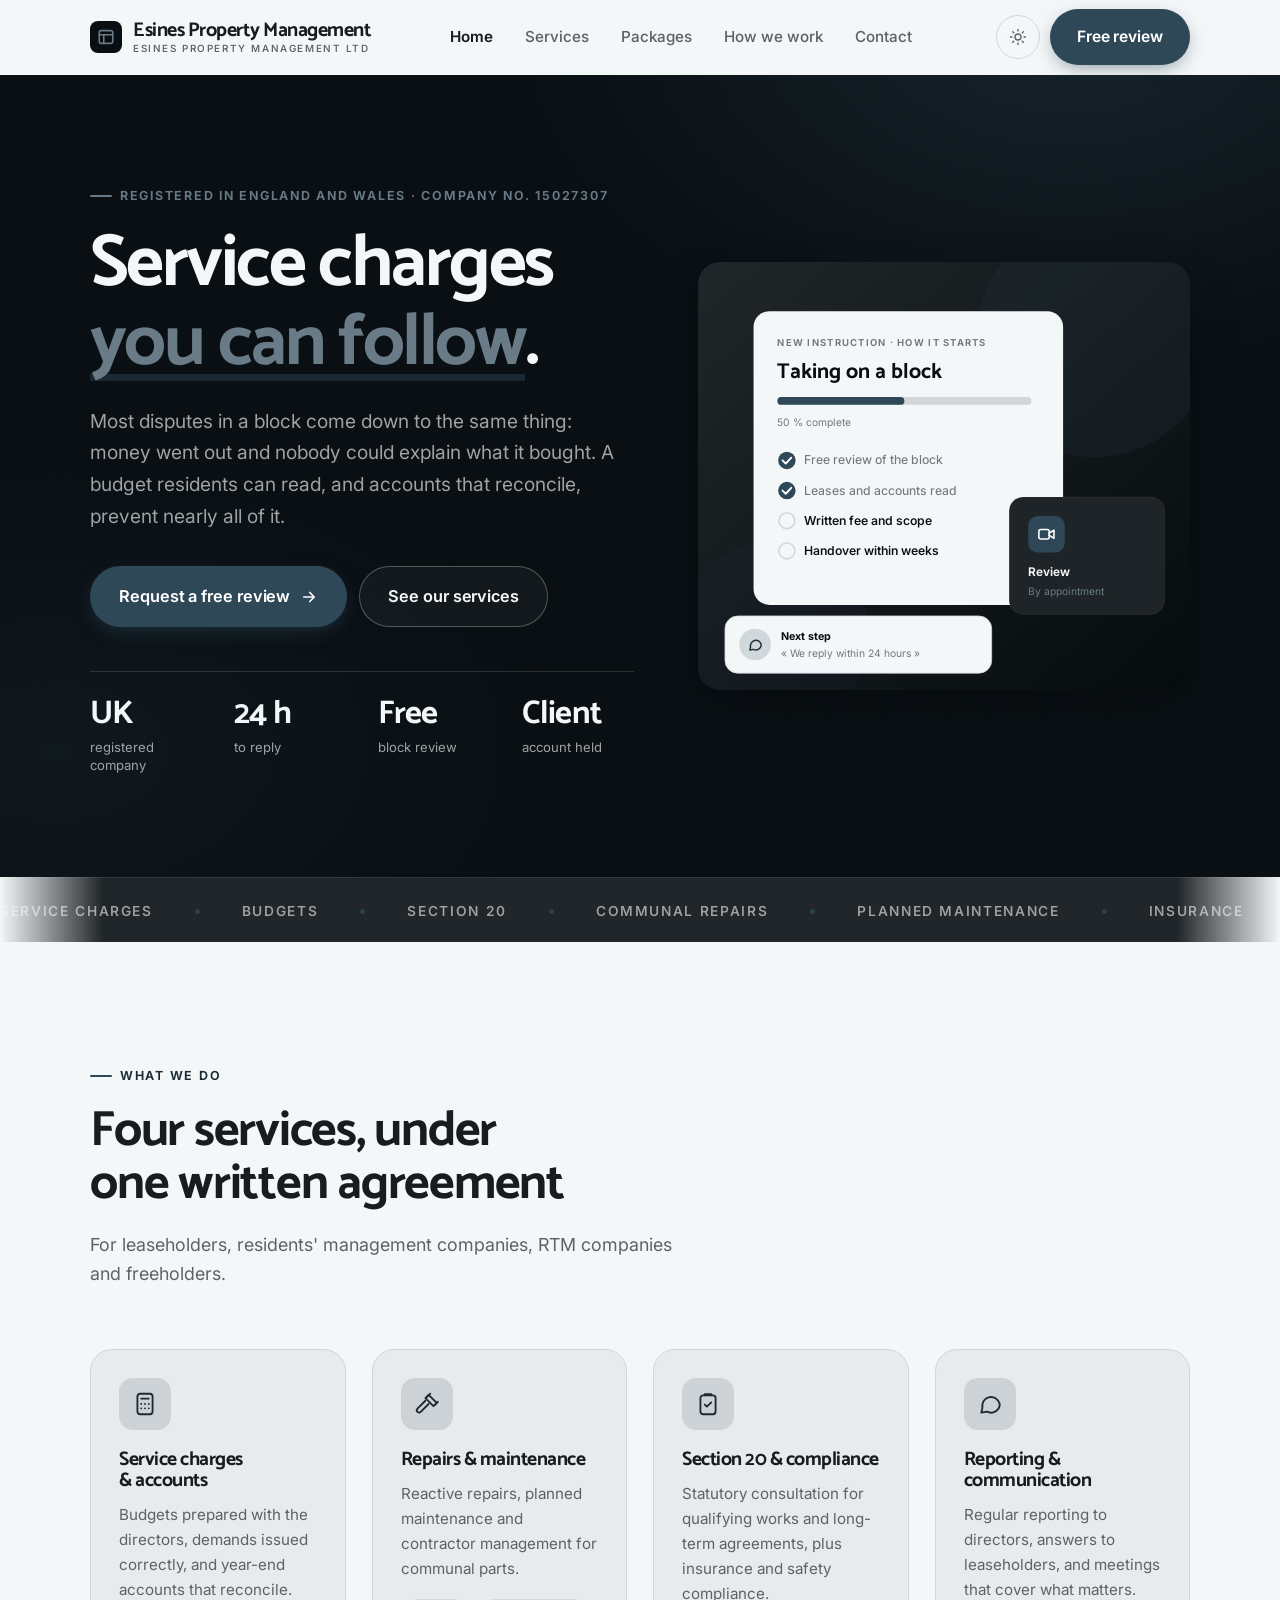
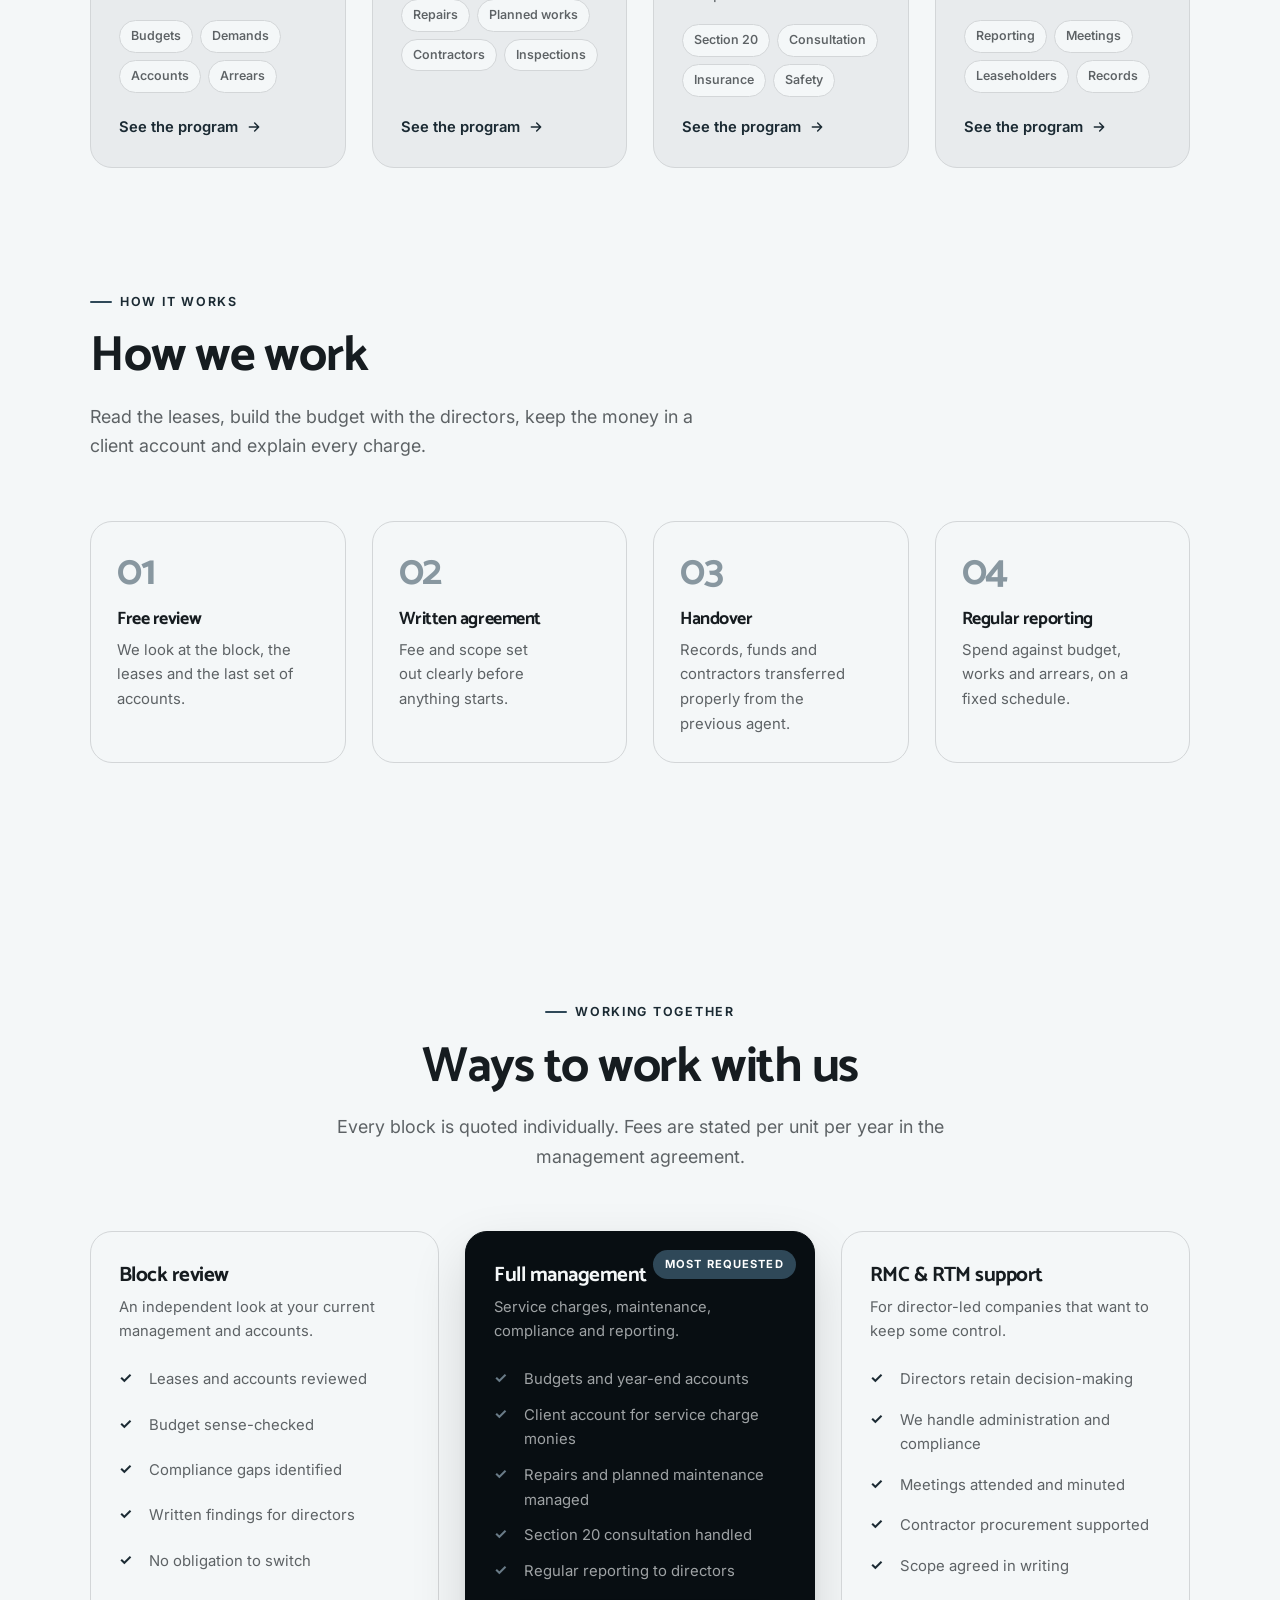
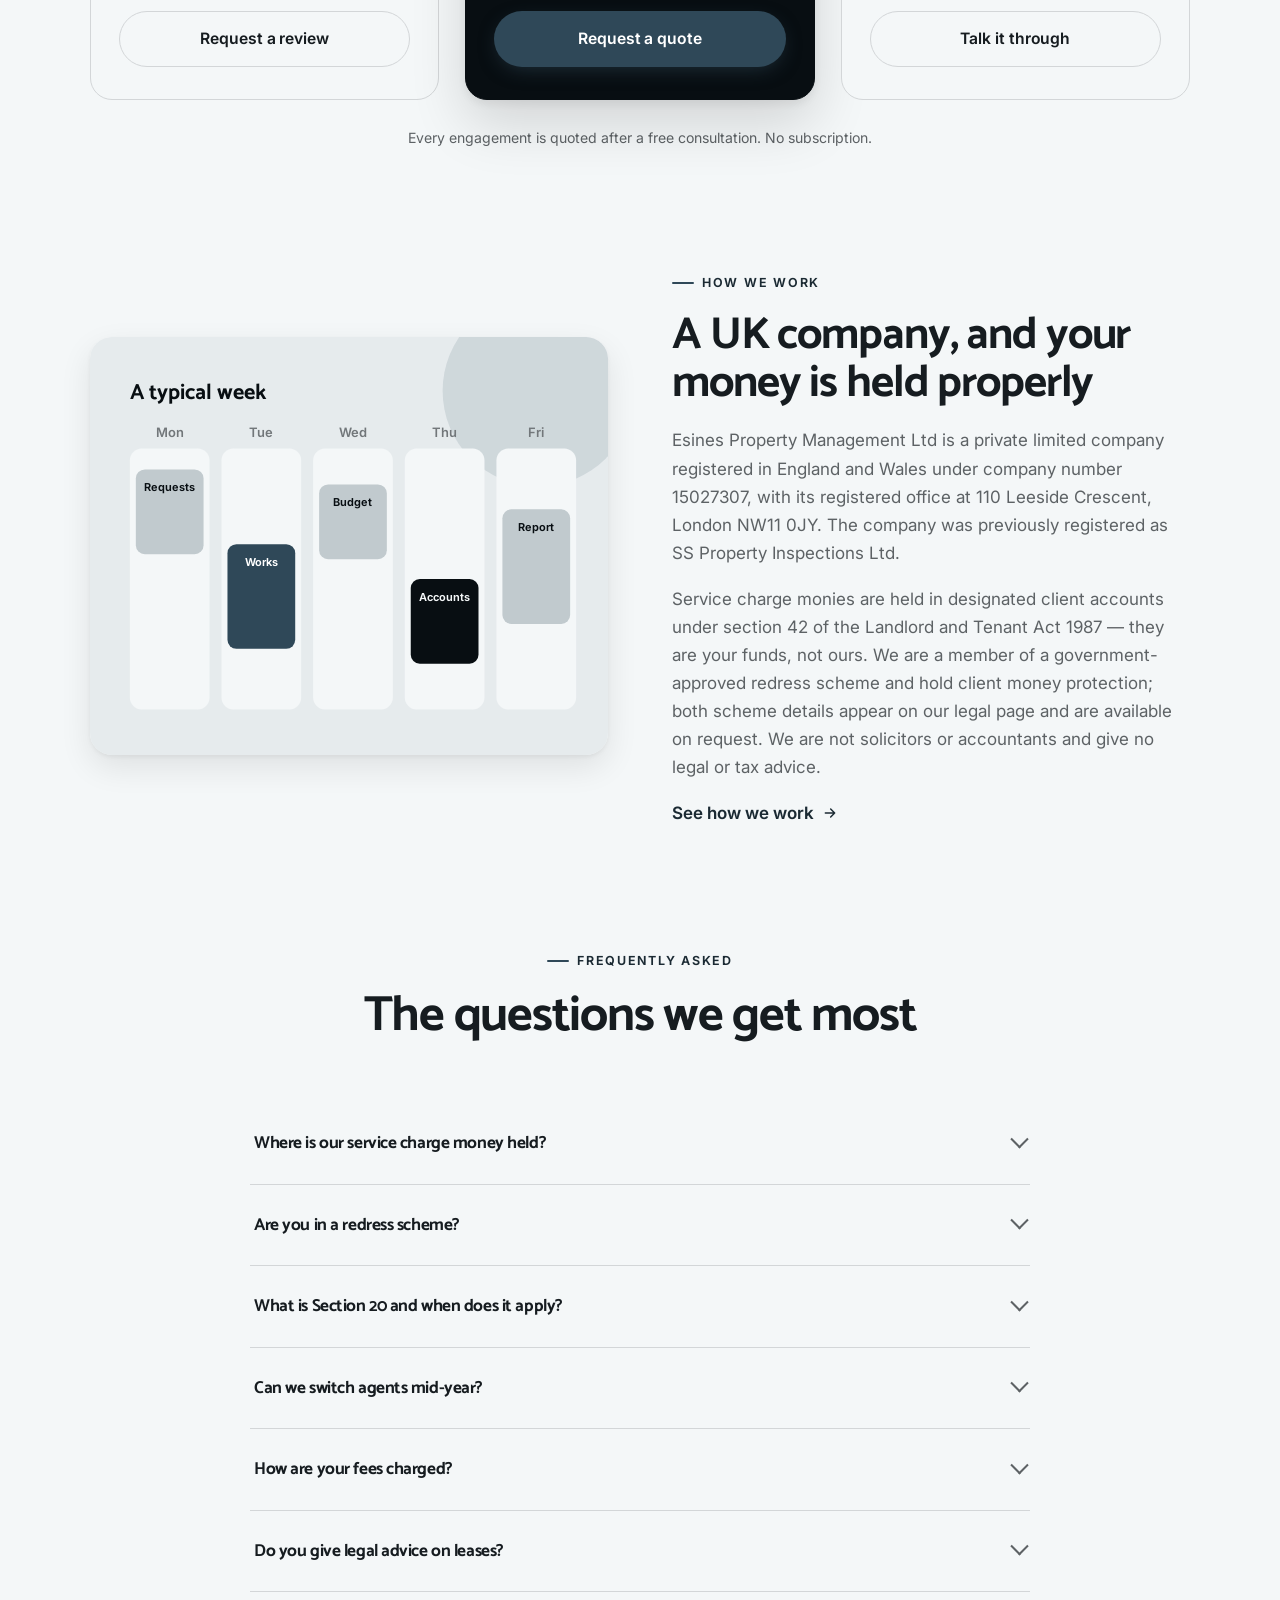
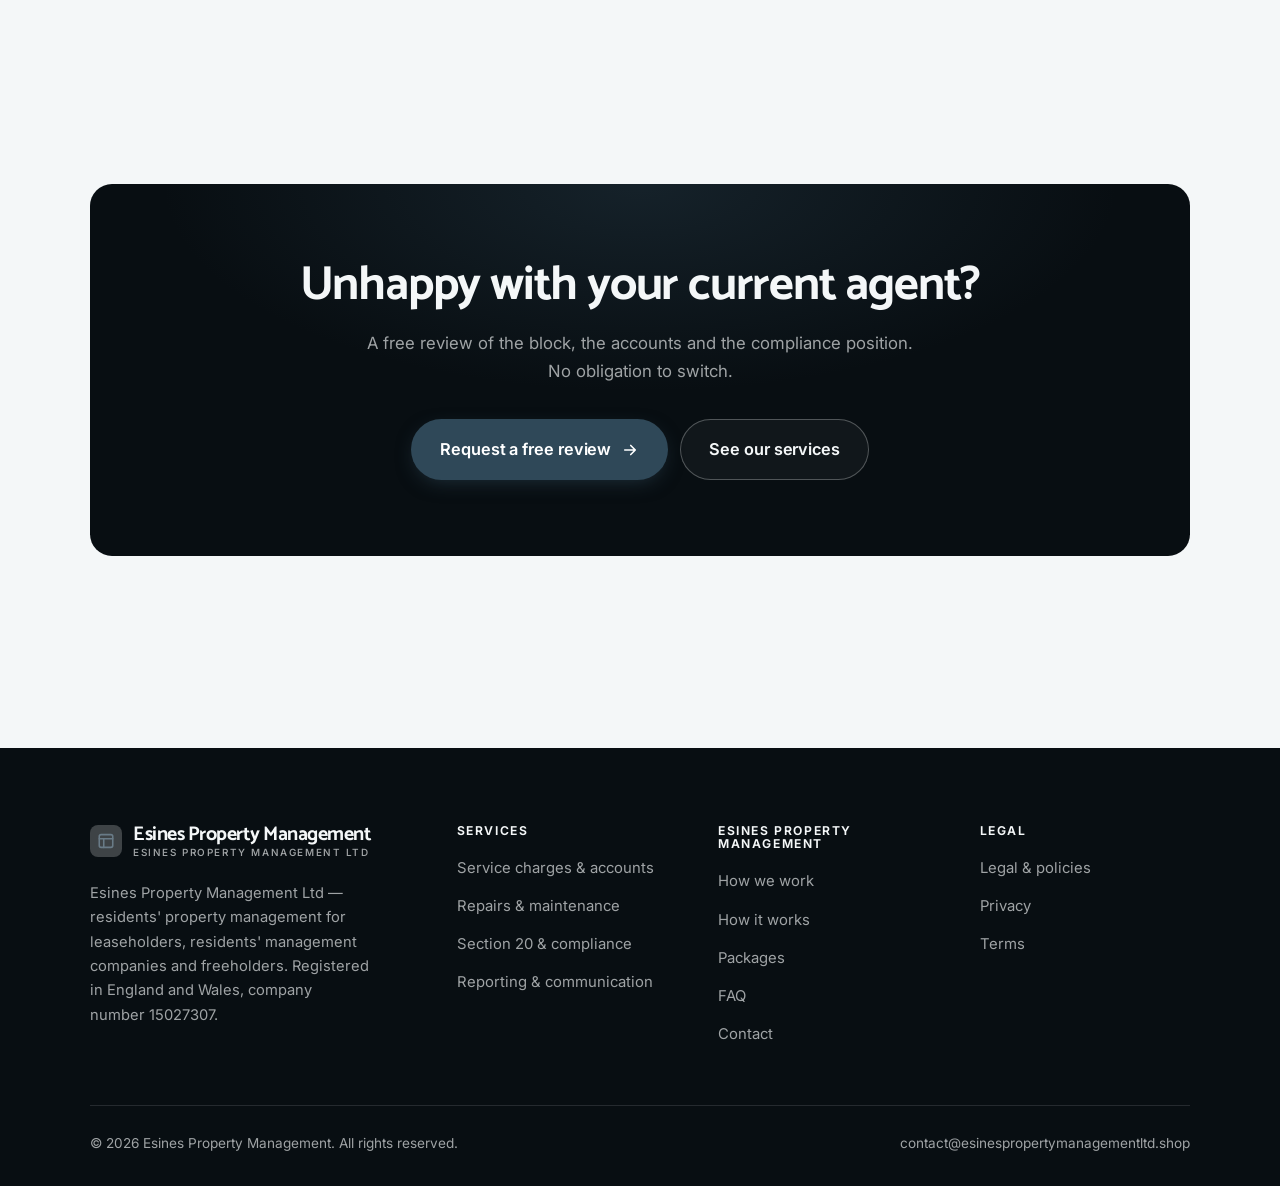
<file: index.html>
<!DOCTYPE html>
<html lang="en" class="no-js">
<head>
<meta charset="utf-8">
<meta name="viewport" content="width=device-width, initial-scale=1">
<title>Esines Property Management Ltd — block and estate management</title>
<meta name="description" content="Esines Property Management Ltd: residents' property management for blocks and estates — service charges, communal maintenance, Section 20 consultations and clear reporting.">
<link rel="canonical" href="https://esinespropertymanagementltd.shop/">

<meta property="og:type" content="website">
<meta property="og:url" content="https://esinespropertymanagementltd.shop/">
<meta property="og:site_name" content="Esines Property Management">
<meta property="og:locale" content="en_US">
<meta property="og:title" content="Esines Property Management Ltd — block and estate management">
<meta property="og:description" content="Esines Property Management Ltd: residents' property management for blocks and estates — service charges, communal maintenance, Section 20 consultations and clear reporting.">
<meta name="theme-color" content="#080e12">

<link rel="icon" href="assets/img/favicon.svg" type="image/svg+xml">
<link rel="preconnect" href="https://fonts.googleapis.com">
<link rel="preconnect" href="https://fonts.gstatic.com" crossorigin>
<link rel="stylesheet" href="https://fonts.googleapis.com/css2?family=Catamaran:wght@400..700&family=Inter:wght@400..700&display=swap">
<link rel="stylesheet" href="assets/css/style.css">

<!-- Thème appliqué avant le premier rendu (évite le flash) -->
<script>
document.documentElement.classList.remove('no-js');
(function(){try{var t=localStorage.getItem('site-theme');if(t){document.documentElement.setAttribute('data-theme',t);}}catch(e){}})();
</script>
<script type="application/ld+json">
{
  "@context": "https://schema.org",
  "@type": "Organization",
  "name": "Esines Property Management",
  "url": "https://esinespropertymanagementltd.shop/",
  "email": "contact@esinespropertymanagementltd.shop",
  "description": "Esines Property Management Ltd: residents' property management for blocks and estates — service charges, communal maintenance, Section 20 consultations and clear reporting.",
  "areaServed": "US",
  "knowsLanguage": "en"
}
</script>
</head>

<body>
<a class="skip-link" href="#main">Skip to main content</a>

<header class="site-header">
  <nav class="wrap nav" aria-label="Main navigation">
    <a class="brand" href="index.html">
      <svg class="brand__mark" viewBox="0 0 64 64" aria-hidden="true">
        <rect class="bm-bg" width="64" height="64" rx="16"/>
        <g class="bm-ic" transform="translate(14 14) scale(1.5)" fill="none" stroke-width="2.1" stroke-linecap="round" stroke-linejoin="round"><rect x="3" y="3.5" width="18" height="17" rx="2.5"/><path d="M3 9h18M9 9v11.5"/></g>
      </svg>
      <span>Esines Property Management<span class="brand__sub">Esines Property Management Ltd</span></span>
    </a>

    <ul class="nav__links" id="nav-links">
      <li><a href="index.html" aria-current="page">Home</a></li>
      <li><a href="programs.html">Services</a></li>
      <li><a href="index.html#pricing">Packages</a></li>
      <li><a href="about.html">How we work</a></li>
      <li><a href="contact.html">Contact</a></li>
      <li><a class="btn btn--primary" href="contact.html">Free review</a></li>
    </ul>

    <div class="nav__cta">
      <button class="theme-toggle" type="button" aria-label="Switch to dark theme">
        <svg class="icon-sun" viewBox="0 0 24 24" fill="none" stroke="currentColor" stroke-width="1.8" stroke-linecap="round" aria-hidden="true"><circle cx="12" cy="12" r="4"/><path d="M12 2v2m0 16v2M2 12h2m16 0h2M4.9 4.9l1.4 1.4m11.4 11.4 1.4 1.4M19.1 4.9l-1.4 1.4M6.3 17.7l-1.4 1.4"/></svg>
        <svg class="icon-moon" viewBox="0 0 24 24" fill="none" stroke="currentColor" stroke-width="1.8" stroke-linecap="round" stroke-linejoin="round" aria-hidden="true"><path d="M21 12.8A9 9 0 1 1 11.2 3a7 7 0 0 0 9.8 9.8z"/></svg>
      </button>
      <a class="btn btn--primary" href="contact.html">Free review</a>
      <button class="nav__toggle" type="button" aria-expanded="false" aria-controls="nav-links" aria-label="Open menu">
        <svg class="icon-open" viewBox="0 0 24 24" fill="none" stroke="currentColor" stroke-width="2" stroke-linecap="round" aria-hidden="true"><path d="M3 6h18M3 12h18M3 18h18"/></svg>
        <svg class="icon-close" viewBox="0 0 24 24" fill="none" stroke="currentColor" stroke-width="2" stroke-linecap="round" aria-hidden="true"><path d="M6 6l12 12M18 6L6 18"/></svg>
      </button>
    </div>
  </nav>
</header>

<main id="main">

<section class="hero">
  <div class="wrap hero__inner">
    <div>
      <span class="eyebrow hero__eyebrow">Registered in England and Wales · Company no. 15027307</span>
      <h1>Service charges<br> <em>you can follow</em>.</h1>
      <p class="hero__lede">Most disputes in a block come down to the same thing: money went out and nobody could explain what it bought. A budget residents can read, and accounts that reconcile, prevent nearly all of it.</p>

      <div class="hero__actions">
        <a class="btn btn--primary btn--lg" href="contact.html">Request a free review <svg viewBox="0 0 24 24" fill="none" stroke="currentColor" stroke-width="2.2" stroke-linecap="round" stroke-linejoin="round" aria-hidden="true"><path d="M5 12h14M13 6l6 6-6 6"/></svg></a>
        <a class="btn btn--on-dark btn--lg" href="programs.html">See our services</a>
      </div>

      <ul class="hero__proof">
        <li><span class="stat__num">UK</span><span class="stat__label">registered company</span></li>
        <li><span class="stat__num">24 h</span><span class="stat__label">to reply</span></li>
        <li><span class="stat__num">Free</span><span class="stat__label">block review</span></li>
        <li><span class="stat__num">Client</span><span class="stat__label">account held</span></li>
      </ul>
    </div>

    <div class="hero__art">
      <svg viewBox="0 0 620 540" role="img" aria-label="How Esines takes on a block, from free review to handover.">
        <defs>
          <linearGradient id="hbg" x1="0" y1="0" x2="1" y2="1">
            <stop offset="0" stop-color="#21262a"/><stop offset="1" stop-color="#060b0e"/>
          </linearGradient>
        </defs>
        <rect width="620" height="540" rx="22" fill="url(#hbg)"/>
        <circle cx="500" cy="96" r="150" fill="#2f4858" opacity=".16"/>
        <circle cx="96" cy="470" r="120" fill="#2f4858" opacity=".08"/>

        <g style="font-family: var(--font-body)">
          <!-- Carte programme -->
          <rect x="70" y="62" width="390" height="370" rx="20" fill="#f4f7f8"/>
          <text x="100" y="106" font-size="12" font-weight="650" letter-spacing="1.6" fill="#72777a">NEW INSTRUCTION · HOW IT STARTS</text>
          <text x="100" y="146" font-size="27" font-weight="700" fill="#080e12" style="font-family: var(--font-display)">Taking on a block</text>
          <rect x="100" y="170" width="320" height="10" rx="5" fill="#d3d6d8"/>
          <rect x="100" y="170" width="160" height="10" rx="5" fill="#2f4858"/>
          <text x="100" y="206" font-size="13" fill="#72777a">50 % complete</text>
          <circle cx="112" cy="250" r="11" fill="#2f4858"/><path d="M106.5 250l4 4 7-7.5" fill="none" stroke="#ffffff" stroke-width="2.4" stroke-linecap="round" stroke-linejoin="round"/><text x="134" y="255" font-size="15.5" fill="#72777a" font-weight="450">Free review of the block</text>
          <circle cx="112" cy="288" r="11" fill="#2f4858"/><path d="M106.5 288l4 4 7-7.5" fill="none" stroke="#ffffff" stroke-width="2.4" stroke-linecap="round" stroke-linejoin="round"/><text x="134" y="293" font-size="15.5" fill="#72777a" font-weight="450">Leases and accounts read</text>
          <circle cx="112" cy="326" r="10" fill="none" stroke="#d3d6d8" stroke-width="2"/><text x="134" y="331" font-size="15.5" fill="#080e12" font-weight="560">Written fee and scope</text>
          <circle cx="112" cy="364" r="10" fill="none" stroke="#d3d6d8" stroke-width="2"/><text x="134" y="369" font-size="15.5" fill="#080e12" font-weight="560">Handover within weeks</text>

          <!-- Carte séance -->
          <rect x="392" y="296" width="196" height="148" rx="18" fill="#1e2427" stroke="#ffffff" stroke-opacity=".08"/>
          <rect x="416" y="320" width="46" height="46" rx="12" fill="#2f4858"/>
          <g transform="translate(427 331)" fill="none" stroke="#ffffff" color="#ffffff" stroke-width="2" stroke-linecap="round" stroke-linejoin="round"><rect x="2.5" y="6" width="13" height="12" rx="2.5"/><path d="M15.5 10.5 21.5 7v10l-6-3.5z"/></g>
          <text x="416" y="396" font-size="15" font-weight="650" fill="#f4f7f8">Review</text>
          <text x="416" y="420" font-size="13" fill="#697b87">By appointment</text>

          <!-- Retour du coach -->
          <rect x="34" y="446" width="336" height="72" rx="16" fill="#f4f7f8" stroke="#d3d6d8"/>
          <circle cx="72" cy="482" r="20" fill="#d1d8db"/>
          <g transform="translate(62 472) scale(.84)" fill="none" stroke="#1f2f39" stroke-width="2.2" stroke-linecap="round" stroke-linejoin="round"><path d="M21 12a8 8 0 0 1-11.6 7.1L4 20l1-4.6A8 8 0 1 1 21 12z"/></g>
          <text x="104" y="476" font-size="13.5" font-weight="700" fill="#080e12">Next step</text>
          <text x="104" y="498" font-size="13" fill="#72777a">« We reply within 24 hours »</text>
        </g>
      </svg>
    </div>
  </div>
</section>

<div class="marquee" aria-hidden="true">
  <div class="marquee__track"><span>Service charges</span><span>Budgets</span><span>Section 20</span><span>Communal repairs</span><span>Planned maintenance</span><span>Insurance</span><span>Health and safety</span><span>Reporting</span><span>Leaseholders</span><span>RMCs</span><span>Service charges</span><span>Budgets</span><span>Section 20</span><span>Communal repairs</span><span>Planned maintenance</span><span>Insurance</span><span>Health and safety</span><span>Reporting</span><span>Leaseholders</span><span>RMCs</span></div>
</div>

<section class="section wrap" id="programs">
  <div class="section-head reveal">
    <span class="eyebrow">What we do</span>
    <h2>Four services, under one written agreement</h2>
    <p>For leaseholders, residents' management companies, RTM companies and freeholders.</p>
  </div>
  <div class="grid grid--4 reveal-group">
    <a class="card" href="programs.html#servicecharges">
      <div class="card__icon"><svg viewBox="0 0 24 24" fill="none" stroke="currentColor" stroke-width="1.7" stroke-linecap="round" stroke-linejoin="round" aria-hidden="true"><rect x="5" y="2.5" width="14" height="19" rx="2.5"/><path d="M8.5 7h7M8.5 12h.01M12 12h.01M15.5 12h.01M8.5 16h.01M12 16h.01M15.5 16h.01"/></svg></div>
      <h3>Service charges &amp; accounts</h3>
      <p>Budgets prepared with the directors, demands issued correctly, and year-end accounts that reconcile.</p>
      <ul class="tags"><li>Budgets</li><li>Demands</li><li>Accounts</li><li>Arrears</li></ul>
      <span class="arrow-link">See the program <svg viewBox="0 0 24 24" fill="none" stroke="currentColor" stroke-width="2.2" stroke-linecap="round" stroke-linejoin="round" aria-hidden="true"><path d="M5 12h14M13 6l6 6-6 6"/></svg></span>
    </a>
    <a class="card" href="programs.html#maintenance">
      <div class="card__icon"><svg viewBox="0 0 24 24" fill="none" stroke="currentColor" stroke-width="1.7" stroke-linecap="round" stroke-linejoin="round" aria-hidden="true"><path d="M13.5 3.5 21 11l-3 3-7.5-7.5z"/><path d="M10.5 9 3.2 16.3a2.1 2.1 0 0 0 3 3L13.5 12"/><path d="M15 2.5 12 5.5M19.5 12.5 22 10"/></svg></div>
      <h3>Repairs &amp; maintenance</h3>
      <p>Reactive repairs, planned maintenance and contractor management for communal parts.</p>
      <ul class="tags"><li>Repairs</li><li>Planned works</li><li>Contractors</li><li>Inspections</li></ul>
      <span class="arrow-link">See the program <svg viewBox="0 0 24 24" fill="none" stroke="currentColor" stroke-width="2.2" stroke-linecap="round" stroke-linejoin="round" aria-hidden="true"><path d="M5 12h14M13 6l6 6-6 6"/></svg></span>
    </a>
    <a class="card" href="programs.html#consultation">
      <div class="card__icon"><svg viewBox="0 0 24 24" fill="none" stroke="currentColor" stroke-width="1.7" stroke-linecap="round" stroke-linejoin="round" aria-hidden="true"><rect x="5" y="4" width="14" height="17.5" rx="2.5"/><path d="M9 4V3h6v1M9 12.5l2 2 4-4"/></svg></div>
      <h3>Section 20 &amp; compliance</h3>
      <p>Statutory consultation for qualifying works and long-term agreements, plus insurance and safety compliance.</p>
      <ul class="tags"><li>Section 20</li><li>Consultation</li><li>Insurance</li><li>Safety</li></ul>
      <span class="arrow-link">See the program <svg viewBox="0 0 24 24" fill="none" stroke="currentColor" stroke-width="2.2" stroke-linecap="round" stroke-linejoin="round" aria-hidden="true"><path d="M5 12h14M13 6l6 6-6 6"/></svg></span>
    </a>
    <a class="card" href="programs.html#reporting">
      <div class="card__icon"><svg viewBox="0 0 24 24" fill="none" stroke="currentColor" stroke-width="1.7" stroke-linecap="round" stroke-linejoin="round" aria-hidden="true"><path d="M21 12a8 8 0 0 1-11.6 7.1L4 20l1-4.6A8 8 0 1 1 21 12z"/></svg></div>
      <h3>Reporting &amp; communication</h3>
      <p>Regular reporting to directors, answers to leaseholders, and meetings that cover what matters.</p>
      <ul class="tags"><li>Reporting</li><li>Meetings</li><li>Leaseholders</li><li>Records</li></ul>
      <span class="arrow-link">See the program <svg viewBox="0 0 24 24" fill="none" stroke="currentColor" stroke-width="2.2" stroke-linecap="round" stroke-linejoin="round" aria-hidden="true"><path d="M5 12h14M13 6l6 6-6 6"/></svg></span>
    </a>
  </div>
</section>

<section class="section section--flush wrap" id="how-it-works">
  <div class="section-head reveal">
    <span class="eyebrow">How it works</span>
    <h2>How we work</h2>
    <p>Read the leases, build the budget with the directors, keep the money in a client account and explain every charge.</p>
  </div>
  <div class="grid grid--4 steps reveal-group">
    <article class="step">
      <h3>Free review</h3>
      <p>We look at the block, the leases and the last set of accounts.</p>
    </article>
    <article class="step">
      <h3>Written agreement</h3>
      <p>Fee and scope set out clearly before anything starts.</p>
    </article>
    <article class="step">
      <h3>Handover</h3>
      <p>Records, funds and contractors transferred properly from the previous agent.</p>
    </article>
    <article class="step">
      <h3>Regular reporting</h3>
      <p>Spend against budget, works and arrears, on a fixed schedule.</p>
    </article>
  </div>
</section>

<section class="section wrap" id="pricing">
  <div class="section-head section-head--center reveal">
    <span class="eyebrow">Working together</span>
    <h2>Ways to work with us</h2>
    <p>Every block is quoted individually. Fees are stated per unit per year in the management agreement.</p>
  </div>
  <div class="grid grid--3 plans reveal-group">
    <article class="plan">
      
      <h3>Block review</h3>
      <p class="plan__desc">An independent look at your current management and accounts.</p>
      
      <ul class="plan__features">
        <li>Leases and accounts reviewed</li>
        <li>Budget sense-checked</li>
        <li>Compliance gaps identified</li>
        <li>Written findings for directors</li>
        <li>No obligation to switch</li>
      </ul>
      <a class="btn btn--ghost btn--block" href="contact.html">Request a review</a>
    </article>
    <article class="plan plan--featured">
      <span class="plan__tag">Most requested</span>
      <h3>Full management</h3>
      <p class="plan__desc">Service charges, maintenance, compliance and reporting.</p>
      
      <ul class="plan__features">
        <li>Budgets and year-end accounts</li>
        <li>Client account for service charge monies</li>
        <li>Repairs and planned maintenance managed</li>
        <li>Section 20 consultation handled</li>
        <li>Regular reporting to directors</li>
      </ul>
      <a class="btn btn--primary btn--block" href="contact.html">Request a quote</a>
    </article>
    <article class="plan">
      
      <h3>RMC &amp; RTM support</h3>
      <p class="plan__desc">For director-led companies that want to keep some control.</p>
      
      <ul class="plan__features">
        <li>Directors retain decision-making</li>
        <li>We handle administration and compliance</li>
        <li>Meetings attended and minuted</li>
        <li>Contractor procurement supported</li>
        <li>Scope agreed in writing</li>
      </ul>
      <a class="btn btn--ghost btn--block" href="contact.html">Talk it through</a>
    </article>
  </div>
  <p class="plans-note">Every engagement is quoted after a free consultation. No subscription.</p>
</section>

<section class="section section--flush wrap">
  <div class="split reveal">
    <div class="split__art">
      <svg viewBox="0 0 520 420" role="img" aria-label="Example of a typical week: Requests, Works, Budget, Accounts, Report.">
        <rect width="520" height="420" rx="20" fill="#e6ebed"/>
        <circle cx="450" cy="54" r="96" fill="#2f4858" opacity=".12"/>
        <g style="font-family: var(--font-body)">
        <text x="40" y="62" font-size="22" font-weight="700" fill="#080e12" style="font-family: var(--font-display)">A typical week</text>
        <text x="80" y="100" text-anchor="middle" font-size="13" font-weight="600" fill="#72777a">Mon</text>
        <rect x="40" y="112" width="80" height="262" rx="12" fill="#f4f7f8"/>
        <rect x="46" y="133" width="68" height="85" rx="9" fill="#c1cace"/>
        <text x="80" y="155" text-anchor="middle" font-size="11" font-weight="650" fill="#080e12">Requests</text>
        <text x="172" y="100" text-anchor="middle" font-size="13" font-weight="600" fill="#72777a">Tue</text>
        <rect x="132" y="112" width="80" height="262" rx="12" fill="#f4f7f8"/>
        <rect x="138" y="208" width="68" height="105" rx="9" fill="#2f4858"/>
        <text x="172" y="230" text-anchor="middle" font-size="11" font-weight="650" fill="#ffffff">Works</text>
        <text x="264" y="100" text-anchor="middle" font-size="13" font-weight="600" fill="#72777a">Wed</text>
        <rect x="224" y="112" width="80" height="262" rx="12" fill="#f4f7f8"/>
        <rect x="230" y="148" width="68" height="75" rx="9" fill="#c1cace"/>
        <text x="264" y="170" text-anchor="middle" font-size="11" font-weight="650" fill="#080e12">Budget</text>
        <text x="356" y="100" text-anchor="middle" font-size="13" font-weight="600" fill="#72777a">Thu</text>
        <rect x="316" y="112" width="80" height="262" rx="12" fill="#f4f7f8"/>
        <rect x="322" y="243" width="68" height="85" rx="9" fill="#080e12"/>
        <text x="356" y="265" text-anchor="middle" font-size="11" font-weight="650" fill="#f4f7f8">Accounts</text>
        <text x="448" y="100" text-anchor="middle" font-size="13" font-weight="600" fill="#72777a">Fri</text>
        <rect x="408" y="112" width="80" height="262" rx="12" fill="#f4f7f8"/>
        <rect x="414" y="173" width="68" height="115" rx="9" fill="#c1cace"/>
        <text x="448" y="195" text-anchor="middle" font-size="11" font-weight="650" fill="#080e12">Report</text>
        </g>
      </svg>
    </div>
    <div>
      <span class="eyebrow">How we work</span>
      <h2>A UK company, and your money is held properly</h2>
      <p>Esines Property Management Ltd is a private limited company registered in England and Wales under company number 15027307, with its registered office at 110 Leeside Crescent, London NW11 0JY. The company was previously registered as SS Property Inspections Ltd.</p>
      <p>Service charge monies are held in designated client accounts under section 42 of the Landlord and Tenant Act 1987 — they are your funds, not ours. We are a member of a government-approved redress scheme and hold client money protection; both scheme details appear on our legal page and are available on request. We are not solicitors or accountants and give no legal or tax advice.</p>
      <p><a class="arrow-link" href="about.html">See how we work <svg viewBox="0 0 24 24" fill="none" stroke="currentColor" stroke-width="2.2" stroke-linecap="round" stroke-linejoin="round" aria-hidden="true"><path d="M5 12h14M13 6l6 6-6 6"/></svg></a></p>
    </div>
  </div>
</section>

<section class="section section--flush wrap" id="faq">
  <div class="section-head section-head--center reveal">
    <span class="eyebrow">Frequently asked</span>
    <h2>The questions we get most</h2>
  </div>
  <div class="faq reveal">
    <details>
      <summary>Where is our service charge money held?</summary>
      <p>In designated client accounts, separate from company funds, as required by section 42 of the Landlord and Tenant Act 1987. The money belongs to the leaseholders.</p>
    </details>
    <details>
      <summary>Are you in a redress scheme?</summary>
      <p>Yes. Membership of a government-approved redress scheme is a legal requirement for property agents in England, and our scheme details are on the legal page.</p>
    </details>
    <details>
      <summary>What is Section 20 and when does it apply?</summary>
      <p>Statutory consultation required before qualifying works above a threshold, or long-term agreements. Getting the sequence wrong can limit what's recoverable from leaseholders, so we run it properly.</p>
    </details>
    <details>
      <summary>Can we switch agents mid-year?</summary>
      <p>Usually yes, subject to the notice in your current agreement. We'll handle the handover of records and funds and tell you what to expect.</p>
    </details>
    <details>
      <summary>How are your fees charged?</summary>
      <p>Per unit per year, stated in the management agreement. Any additional work is agreed before it's carried out.</p>
    </details>
    <details>
      <summary>Do you give legal advice on leases?</summary>
      <p>No. We read and apply the lease, and where interpretation is genuinely in dispute we'll recommend a solicitor rather than guess.</p>
    </details>
  </div>
</section>

<section class="wrap section--tight">
  <div class="cta-band reveal">
    <h2>Unhappy with your current agent?</h2>
    <p>A free review of the block, the accounts and the compliance position. No obligation to switch.</p>
    <div class="hero__actions">
      <a class="btn btn--primary btn--lg" href="contact.html">Request a free review <svg viewBox="0 0 24 24" fill="none" stroke="currentColor" stroke-width="2.2" stroke-linecap="round" stroke-linejoin="round" aria-hidden="true"><path d="M5 12h14M13 6l6 6-6 6"/></svg></a>
      <a class="btn btn--on-dark btn--lg" href="programs.html">See our services</a>
    </div>
  </div>
</section>

</main>

<footer class="site-footer">
  <div class="wrap">
    <div class="footer__grid">
      <div class="footer__brand">
        <a class="brand" href="index.html">
          <svg class="brand__mark" viewBox="0 0 64 64" aria-hidden="true">
        <rect class="bm-bg" width="64" height="64" rx="16"/>
        <g class="bm-ic" transform="translate(14 14) scale(1.5)" fill="none" stroke-width="2.1" stroke-linecap="round" stroke-linejoin="round"><rect x="3" y="3.5" width="18" height="17" rx="2.5"/><path d="M3 9h18M9 9v11.5"/></g>
      </svg>
          <span>Esines Property Management<span class="brand__sub">Esines Property Management Ltd</span></span>
        </a>
        <p>Esines Property Management Ltd — residents' property management for leaseholders, residents' management companies and freeholders. Registered in England and Wales, company number 15027307.</p>
      </div>

      <div class="footer__col">
        <h4>Services</h4>
        <ul>
          <li><a href="programs.html#servicecharges">Service charges &amp; accounts</a></li>
          <li><a href="programs.html#maintenance">Repairs &amp; maintenance</a></li>
          <li><a href="programs.html#consultation">Section 20 &amp; compliance</a></li>
          <li><a href="programs.html#reporting">Reporting &amp; communication</a></li>
        </ul>
      </div>

      <div class="footer__col">
        <h4>Esines Property Management</h4>
        <ul>
          <li><a href="about.html">How we work</a></li>
          <li><a href="index.html#how-it-works">How it works</a></li>
          <li><a href="index.html#pricing">Packages</a></li>
          <li><a href="index.html#faq">FAQ</a></li>
          <li><a href="contact.html">Contact</a></li>
        </ul>
      </div>

      <div class="footer__col">
        <h4>Legal</h4>
        <ul>
          <li><a href="legal.html">Legal &amp; policies</a></li>
          <li><a href="legal.html#privacy">Privacy</a></li>
          <li><a href="legal.html#terms">Terms</a></li>
        </ul>
      </div>
    </div>

    <div class="footer__bottom">
      <p>© <span data-year>2026</span> Esines Property Management. All rights reserved.</p>
      <p><a href="mailto:contact@esinespropertymanagementltd.shop">contact@esinespropertymanagementltd.shop</a></p>
    </div>
  </div>
</footer>

<script src="assets/js/main.js" defer></script>
</body>
</html>
</file>
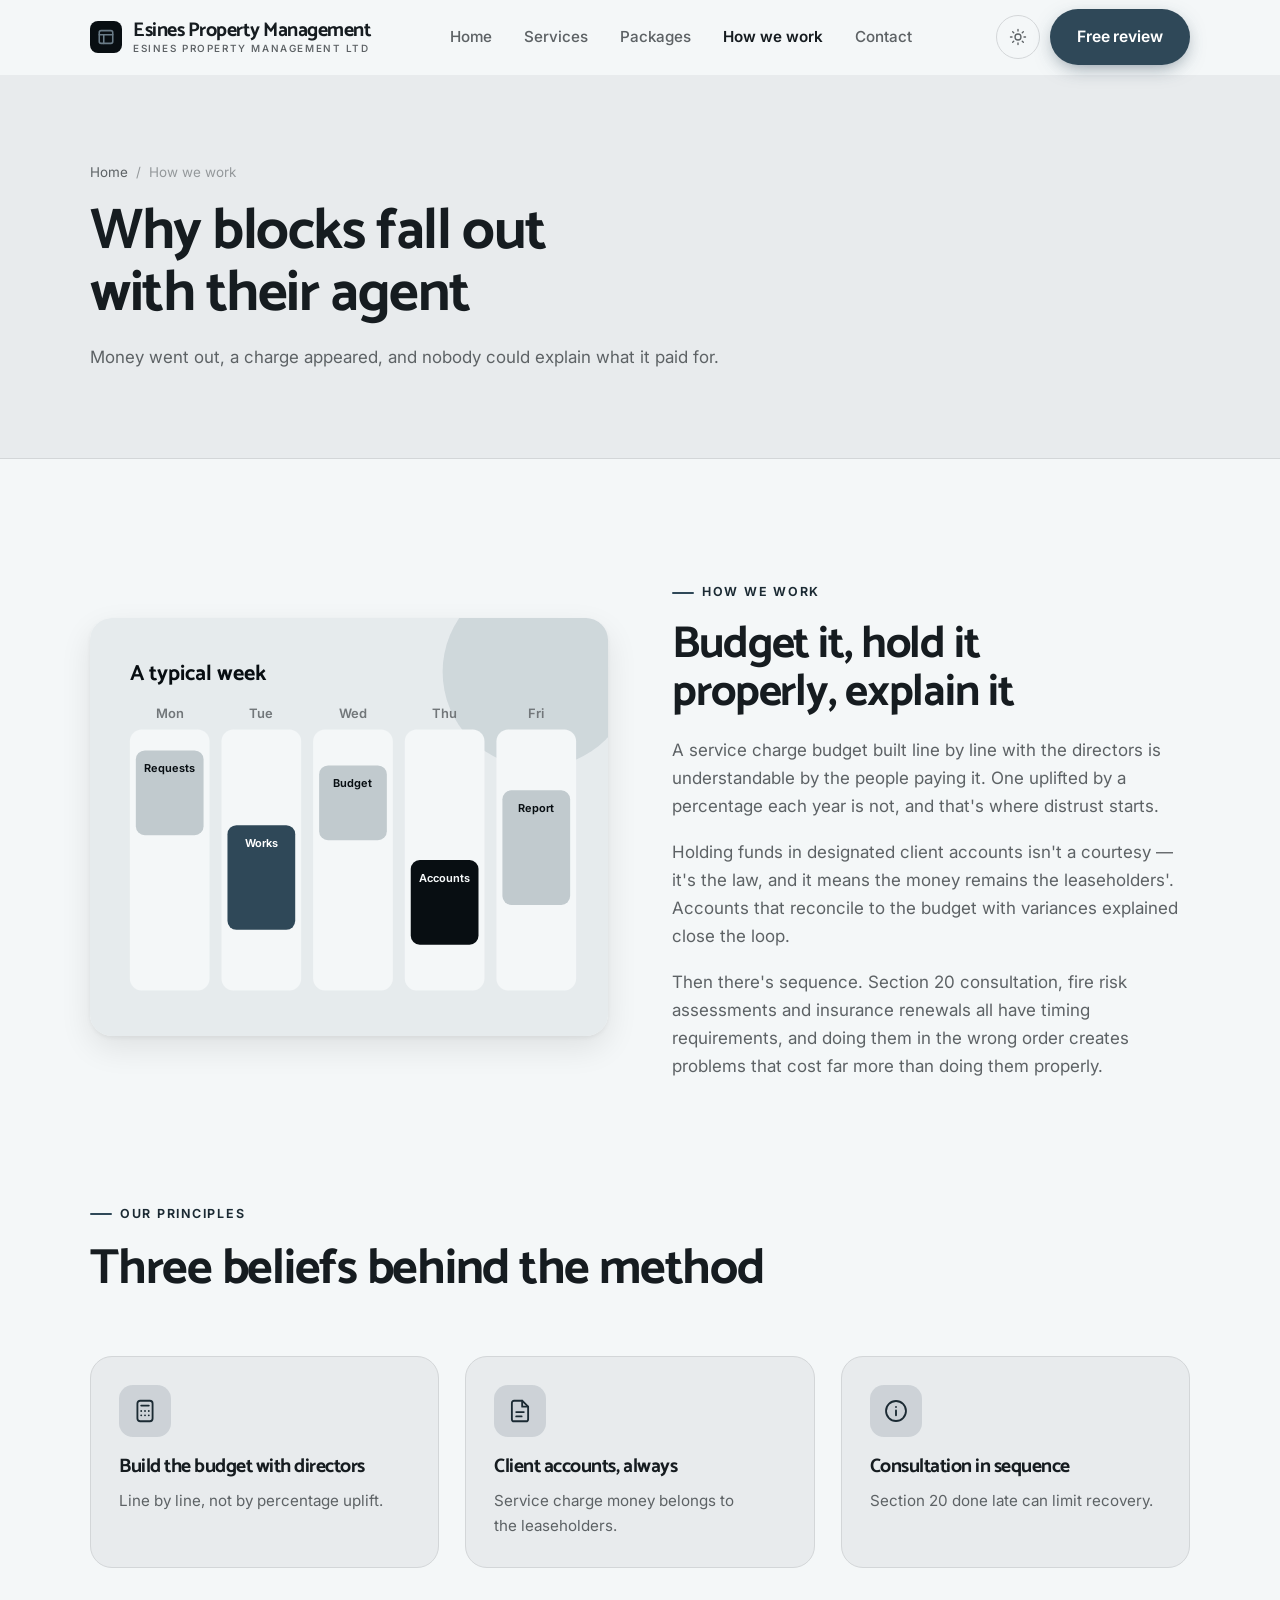
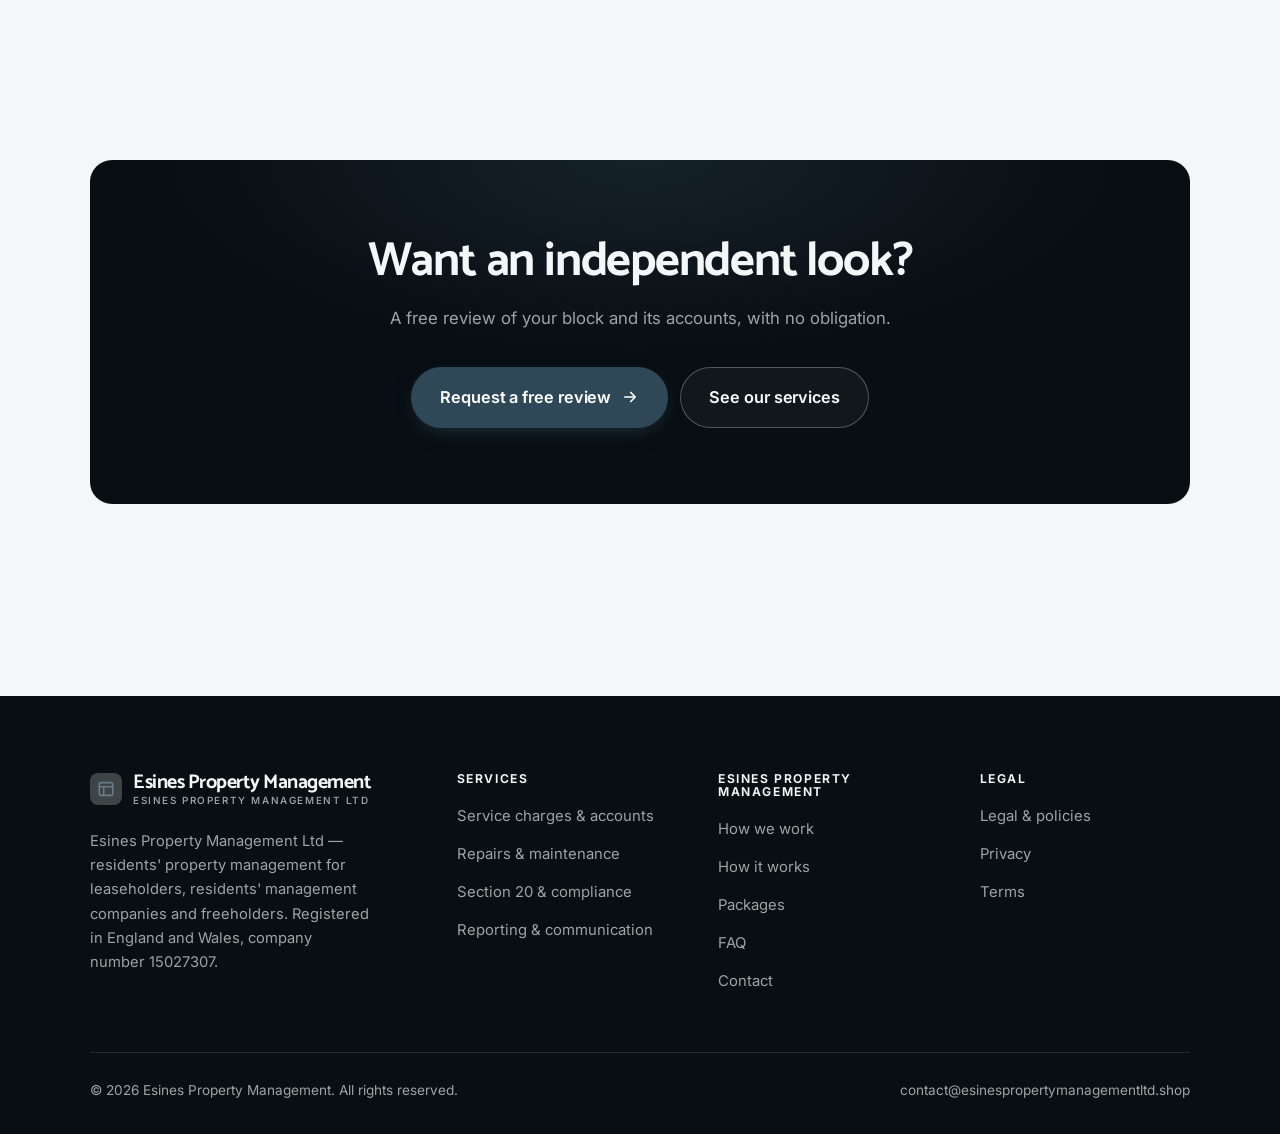
<file: about.html>
<!DOCTYPE html>
<html lang="en" class="no-js">
<head>
<meta charset="utf-8">
<meta name="viewport" content="width=device-width, initial-scale=1">
<title>How we work — Esines Property Management</title>
<meta name="description" content="About Esines Property Management Ltd, a residents' property management company registered in England and Wales.">
<link rel="canonical" href="https://esinespropertymanagementltd.shop/about.html">

<meta property="og:type" content="website">
<meta property="og:url" content="https://esinespropertymanagementltd.shop/about.html">
<meta property="og:site_name" content="Esines Property Management">
<meta property="og:locale" content="en_US">
<meta property="og:title" content="How we work — Esines Property Management">
<meta property="og:description" content="About Esines Property Management Ltd, a residents' property management company registered in England and Wales.">
<meta name="theme-color" content="#080e12">

<link rel="icon" href="assets/img/favicon.svg" type="image/svg+xml">
<link rel="preconnect" href="https://fonts.googleapis.com">
<link rel="preconnect" href="https://fonts.gstatic.com" crossorigin>
<link rel="stylesheet" href="https://fonts.googleapis.com/css2?family=Catamaran:wght@400..700&family=Inter:wght@400..700&display=swap">
<link rel="stylesheet" href="assets/css/style.css">

<!-- Thème appliqué avant le premier rendu (évite le flash) -->
<script>
document.documentElement.classList.remove('no-js');
(function(){try{var t=localStorage.getItem('site-theme');if(t){document.documentElement.setAttribute('data-theme',t);}}catch(e){}})();
</script>
</head>

<body>
<a class="skip-link" href="#main">Skip to main content</a>

<header class="site-header">
  <nav class="wrap nav" aria-label="Main navigation">
    <a class="brand" href="index.html">
      <svg class="brand__mark" viewBox="0 0 64 64" aria-hidden="true">
        <rect class="bm-bg" width="64" height="64" rx="16"/>
        <g class="bm-ic" transform="translate(14 14) scale(1.5)" fill="none" stroke-width="2.1" stroke-linecap="round" stroke-linejoin="round"><rect x="3" y="3.5" width="18" height="17" rx="2.5"/><path d="M3 9h18M9 9v11.5"/></g>
      </svg>
      <span>Esines Property Management<span class="brand__sub">Esines Property Management Ltd</span></span>
    </a>

    <ul class="nav__links" id="nav-links">
      <li><a href="index.html">Home</a></li>
      <li><a href="programs.html">Services</a></li>
      <li><a href="index.html#pricing">Packages</a></li>
      <li><a href="about.html" aria-current="page">How we work</a></li>
      <li><a href="contact.html">Contact</a></li>
      <li><a class="btn btn--primary" href="contact.html">Free review</a></li>
    </ul>

    <div class="nav__cta">
      <button class="theme-toggle" type="button" aria-label="Switch to dark theme">
        <svg class="icon-sun" viewBox="0 0 24 24" fill="none" stroke="currentColor" stroke-width="1.8" stroke-linecap="round" aria-hidden="true"><circle cx="12" cy="12" r="4"/><path d="M12 2v2m0 16v2M2 12h2m16 0h2M4.9 4.9l1.4 1.4m11.4 11.4 1.4 1.4M19.1 4.9l-1.4 1.4M6.3 17.7l-1.4 1.4"/></svg>
        <svg class="icon-moon" viewBox="0 0 24 24" fill="none" stroke="currentColor" stroke-width="1.8" stroke-linecap="round" stroke-linejoin="round" aria-hidden="true"><path d="M21 12.8A9 9 0 1 1 11.2 3a7 7 0 0 0 9.8 9.8z"/></svg>
      </button>
      <a class="btn btn--primary" href="contact.html">Free review</a>
      <button class="nav__toggle" type="button" aria-expanded="false" aria-controls="nav-links" aria-label="Open menu">
        <svg class="icon-open" viewBox="0 0 24 24" fill="none" stroke="currentColor" stroke-width="2" stroke-linecap="round" aria-hidden="true"><path d="M3 6h18M3 12h18M3 18h18"/></svg>
        <svg class="icon-close" viewBox="0 0 24 24" fill="none" stroke="currentColor" stroke-width="2" stroke-linecap="round" aria-hidden="true"><path d="M6 6l12 12M18 6L6 18"/></svg>
      </button>
    </div>
  </nav>
</header>

<main id="main">

<section class="page-head">
  <div class="wrap">
    <nav class="breadcrumb" aria-label="Breadcrumb">
      <a href="index.html">Home</a><span>/</span><span aria-current="page">How we work</span>
    </nav>
    <h1>Why blocks fall out with their agent</h1>
    <p>Money went out, a charge appeared, and nobody could explain what it paid for.</p>
  </div>
</section>

<section class="section wrap">
  <div class="split reveal">
    <div class="split__art">
      <svg viewBox="0 0 520 420" role="img" aria-label="Example of a typical week: Requests, Works, Budget, Accounts, Report.">
        <rect width="520" height="420" rx="20" fill="#e6ebed"/>
        <circle cx="450" cy="54" r="96" fill="#2f4858" opacity=".12"/>
        <g style="font-family: var(--font-body)">
        <text x="40" y="62" font-size="22" font-weight="700" fill="#080e12" style="font-family: var(--font-display)">A typical week</text>
        <text x="80" y="100" text-anchor="middle" font-size="13" font-weight="600" fill="#72777a">Mon</text>
        <rect x="40" y="112" width="80" height="262" rx="12" fill="#f4f7f8"/>
        <rect x="46" y="133" width="68" height="85" rx="9" fill="#c1cace"/>
        <text x="80" y="155" text-anchor="middle" font-size="11" font-weight="650" fill="#080e12">Requests</text>
        <text x="172" y="100" text-anchor="middle" font-size="13" font-weight="600" fill="#72777a">Tue</text>
        <rect x="132" y="112" width="80" height="262" rx="12" fill="#f4f7f8"/>
        <rect x="138" y="208" width="68" height="105" rx="9" fill="#2f4858"/>
        <text x="172" y="230" text-anchor="middle" font-size="11" font-weight="650" fill="#ffffff">Works</text>
        <text x="264" y="100" text-anchor="middle" font-size="13" font-weight="600" fill="#72777a">Wed</text>
        <rect x="224" y="112" width="80" height="262" rx="12" fill="#f4f7f8"/>
        <rect x="230" y="148" width="68" height="75" rx="9" fill="#c1cace"/>
        <text x="264" y="170" text-anchor="middle" font-size="11" font-weight="650" fill="#080e12">Budget</text>
        <text x="356" y="100" text-anchor="middle" font-size="13" font-weight="600" fill="#72777a">Thu</text>
        <rect x="316" y="112" width="80" height="262" rx="12" fill="#f4f7f8"/>
        <rect x="322" y="243" width="68" height="85" rx="9" fill="#080e12"/>
        <text x="356" y="265" text-anchor="middle" font-size="11" font-weight="650" fill="#f4f7f8">Accounts</text>
        <text x="448" y="100" text-anchor="middle" font-size="13" font-weight="600" fill="#72777a">Fri</text>
        <rect x="408" y="112" width="80" height="262" rx="12" fill="#f4f7f8"/>
        <rect x="414" y="173" width="68" height="115" rx="9" fill="#c1cace"/>
        <text x="448" y="195" text-anchor="middle" font-size="11" font-weight="650" fill="#080e12">Report</text>
        </g>
      </svg>
    </div>
    <div>
      <span class="eyebrow">How we work</span>
      <h2>Budget it, hold it properly, explain it</h2>
      <p>A service charge budget built line by line with the directors is understandable by the people paying it. One uplifted by a percentage each year is not, and that's where distrust starts.</p>
      <p>Holding funds in designated client accounts isn't a courtesy — it's the law, and it means the money remains the leaseholders'. Accounts that reconcile to the budget with variances explained close the loop.</p>
      <p>Then there's sequence. Section 20 consultation, fire risk assessments and insurance renewals all have timing requirements, and doing them in the wrong order creates problems that cost far more than doing them properly.</p>
      <!--
        TO DO: add a short introduction of the coach (name, real background),
        with a photo if possible. Do not invent credentials — see README.md.
      -->
    </div>
  </div>
</section>

<section class="section section--flush wrap">
  <div class="section-head reveal">
    <span class="eyebrow">Our principles</span>
    <h2>Three beliefs behind the method</h2>
  </div>
  <div class="grid grid--3 reveal-group">
    <article class="card">
      <div class="card__icon"><svg viewBox="0 0 24 24" fill="none" stroke="currentColor" stroke-width="1.7" stroke-linecap="round" stroke-linejoin="round" aria-hidden="true"><rect x="5" y="2.5" width="14" height="19" rx="2.5"/><path d="M8.5 7h7M8.5 12h.01M12 12h.01M15.5 12h.01M8.5 16h.01M12 16h.01M15.5 16h.01"/></svg></div>
      <h3>Build the budget with directors</h3>
      <p>Line by line, not by percentage uplift.</p>
    </article>
    <article class="card">
      <div class="card__icon"><svg viewBox="0 0 24 24" fill="none" stroke="currentColor" stroke-width="1.7" stroke-linecap="round" stroke-linejoin="round" aria-hidden="true"><path d="M14 2.5H6.5A2 2 0 0 0 4.5 4.5v15a2 2 0 0 0 2 2h11a2 2 0 0 0 2-2V8z"/><path d="M14 2.5V8h5.5M8.5 13h7M8.5 17h5"/></svg></div>
      <h3>Client accounts, always</h3>
      <p>Service charge money belongs to the leaseholders.</p>
    </article>
    <article class="card">
      <div class="card__icon"><svg viewBox="0 0 24 24" fill="none" stroke="currentColor" stroke-width="1.7" stroke-linecap="round" stroke-linejoin="round" aria-hidden="true"><circle cx="12" cy="12" r="9.2"/><path d="M12 16v-4.5M12 8.2v.1"/></svg></div>
      <h3>Consultation in sequence</h3>
      <p>Section 20 done late can limit recovery.</p>
    </article>
  </div>
</section>

<section class="wrap section--tight">
  <div class="cta-band reveal">
    <h2>Want an independent look?</h2>
    <p>A free review of your block and its accounts, with no obligation.</p>
    <div class="hero__actions">
      <a class="btn btn--primary btn--lg" href="contact.html">Request a free review <svg viewBox="0 0 24 24" fill="none" stroke="currentColor" stroke-width="2.2" stroke-linecap="round" stroke-linejoin="round" aria-hidden="true"><path d="M5 12h14M13 6l6 6-6 6"/></svg></a>
      <a class="btn btn--on-dark btn--lg" href="programs.html">See our services</a>
    </div>
  </div>
</section>

</main>

<footer class="site-footer">
  <div class="wrap">
    <div class="footer__grid">
      <div class="footer__brand">
        <a class="brand" href="index.html">
          <svg class="brand__mark" viewBox="0 0 64 64" aria-hidden="true">
        <rect class="bm-bg" width="64" height="64" rx="16"/>
        <g class="bm-ic" transform="translate(14 14) scale(1.5)" fill="none" stroke-width="2.1" stroke-linecap="round" stroke-linejoin="round"><rect x="3" y="3.5" width="18" height="17" rx="2.5"/><path d="M3 9h18M9 9v11.5"/></g>
      </svg>
          <span>Esines Property Management<span class="brand__sub">Esines Property Management Ltd</span></span>
        </a>
        <p>Esines Property Management Ltd — residents' property management for leaseholders, residents' management companies and freeholders. Registered in England and Wales, company number 15027307.</p>
      </div>

      <div class="footer__col">
        <h4>Services</h4>
        <ul>
          <li><a href="programs.html#servicecharges">Service charges &amp; accounts</a></li>
          <li><a href="programs.html#maintenance">Repairs &amp; maintenance</a></li>
          <li><a href="programs.html#consultation">Section 20 &amp; compliance</a></li>
          <li><a href="programs.html#reporting">Reporting &amp; communication</a></li>
        </ul>
      </div>

      <div class="footer__col">
        <h4>Esines Property Management</h4>
        <ul>
          <li><a href="about.html">How we work</a></li>
          <li><a href="index.html#how-it-works">How it works</a></li>
          <li><a href="index.html#pricing">Packages</a></li>
          <li><a href="index.html#faq">FAQ</a></li>
          <li><a href="contact.html">Contact</a></li>
        </ul>
      </div>

      <div class="footer__col">
        <h4>Legal</h4>
        <ul>
          <li><a href="legal.html">Legal &amp; policies</a></li>
          <li><a href="legal.html#privacy">Privacy</a></li>
          <li><a href="legal.html#terms">Terms</a></li>
        </ul>
      </div>
    </div>

    <div class="footer__bottom">
      <p>© <span data-year>2026</span> Esines Property Management. All rights reserved.</p>
      <p><a href="mailto:contact@esinespropertymanagementltd.shop">contact@esinespropertymanagementltd.shop</a></p>
    </div>
  </div>
</footer>

<script src="assets/js/main.js" defer></script>
</body>
</html>
</file>
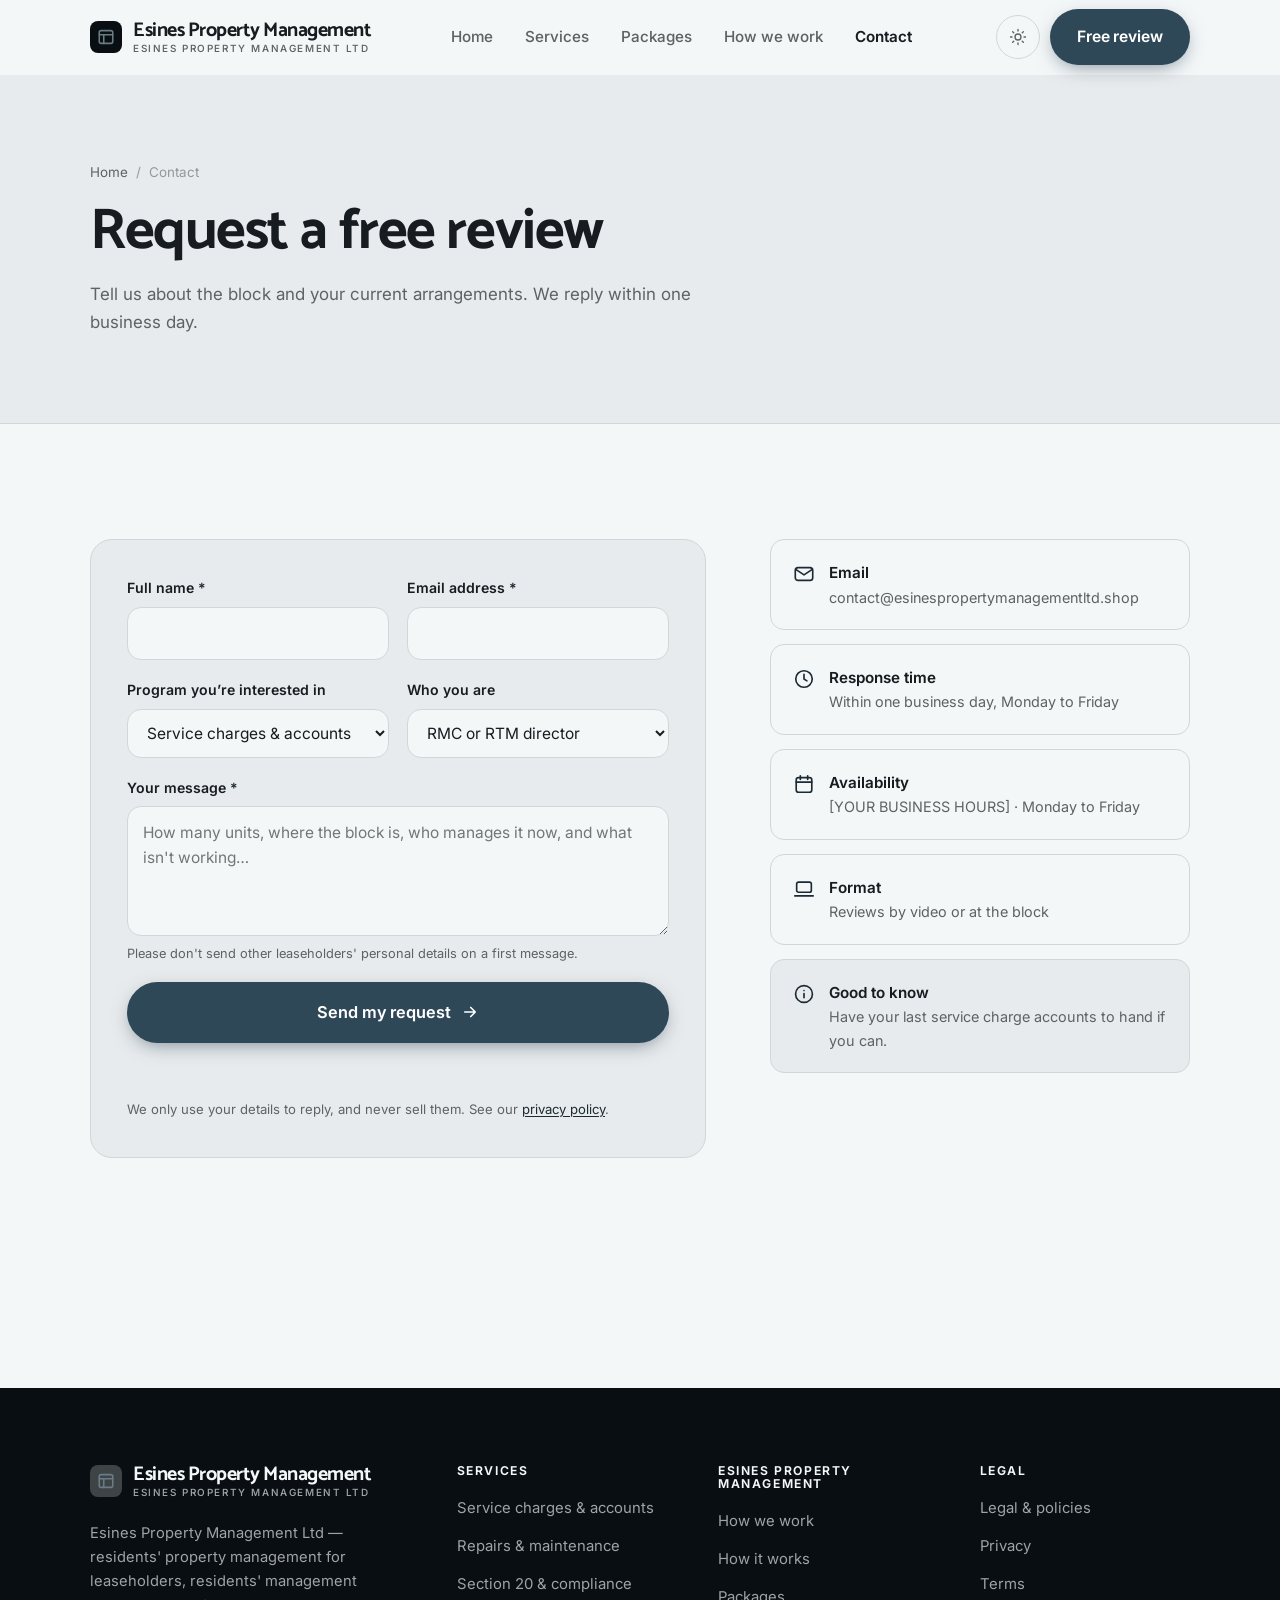
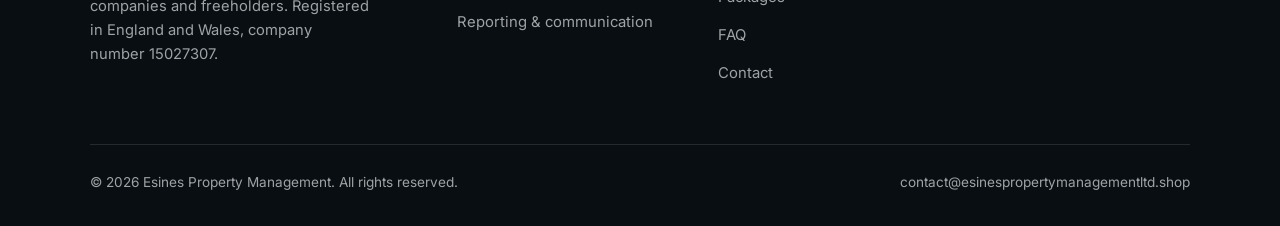
<file: contact.html>
<!DOCTYPE html>
<html lang="en" class="no-js">
<head>
<meta charset="utf-8">
<meta name="viewport" content="width=device-width, initial-scale=1">
<title>Contact — Esines Property Management</title>
<meta name="description" content="Contact Esines Property Management Ltd. We reply within one business day.">
<link rel="canonical" href="https://esinespropertymanagementltd.shop/contact.html">

<meta property="og:type" content="website">
<meta property="og:url" content="https://esinespropertymanagementltd.shop/contact.html">
<meta property="og:site_name" content="Esines Property Management">
<meta property="og:locale" content="en_US">
<meta property="og:title" content="Contact — Esines Property Management">
<meta property="og:description" content="Contact Esines Property Management Ltd. We reply within one business day.">
<meta name="theme-color" content="#080e12">

<link rel="icon" href="assets/img/favicon.svg" type="image/svg+xml">
<link rel="preconnect" href="https://fonts.googleapis.com">
<link rel="preconnect" href="https://fonts.gstatic.com" crossorigin>
<link rel="stylesheet" href="https://fonts.googleapis.com/css2?family=Catamaran:wght@400..700&family=Inter:wght@400..700&display=swap">
<link rel="stylesheet" href="assets/css/style.css">

<!-- Thème appliqué avant le premier rendu (évite le flash) -->
<script>
document.documentElement.classList.remove('no-js');
(function(){try{var t=localStorage.getItem('site-theme');if(t){document.documentElement.setAttribute('data-theme',t);}}catch(e){}})();
</script>
</head>

<body>
<a class="skip-link" href="#main">Skip to main content</a>

<header class="site-header">
  <nav class="wrap nav" aria-label="Main navigation">
    <a class="brand" href="index.html">
      <svg class="brand__mark" viewBox="0 0 64 64" aria-hidden="true">
        <rect class="bm-bg" width="64" height="64" rx="16"/>
        <g class="bm-ic" transform="translate(14 14) scale(1.5)" fill="none" stroke-width="2.1" stroke-linecap="round" stroke-linejoin="round"><rect x="3" y="3.5" width="18" height="17" rx="2.5"/><path d="M3 9h18M9 9v11.5"/></g>
      </svg>
      <span>Esines Property Management<span class="brand__sub">Esines Property Management Ltd</span></span>
    </a>

    <ul class="nav__links" id="nav-links">
      <li><a href="index.html">Home</a></li>
      <li><a href="programs.html">Services</a></li>
      <li><a href="index.html#pricing">Packages</a></li>
      <li><a href="about.html">How we work</a></li>
      <li><a href="contact.html" aria-current="page">Contact</a></li>
      <li><a class="btn btn--primary" href="contact.html">Free review</a></li>
    </ul>

    <div class="nav__cta">
      <button class="theme-toggle" type="button" aria-label="Switch to dark theme">
        <svg class="icon-sun" viewBox="0 0 24 24" fill="none" stroke="currentColor" stroke-width="1.8" stroke-linecap="round" aria-hidden="true"><circle cx="12" cy="12" r="4"/><path d="M12 2v2m0 16v2M2 12h2m16 0h2M4.9 4.9l1.4 1.4m11.4 11.4 1.4 1.4M19.1 4.9l-1.4 1.4M6.3 17.7l-1.4 1.4"/></svg>
        <svg class="icon-moon" viewBox="0 0 24 24" fill="none" stroke="currentColor" stroke-width="1.8" stroke-linecap="round" stroke-linejoin="round" aria-hidden="true"><path d="M21 12.8A9 9 0 1 1 11.2 3a7 7 0 0 0 9.8 9.8z"/></svg>
      </button>
      <a class="btn btn--primary" href="contact.html">Free review</a>
      <button class="nav__toggle" type="button" aria-expanded="false" aria-controls="nav-links" aria-label="Open menu">
        <svg class="icon-open" viewBox="0 0 24 24" fill="none" stroke="currentColor" stroke-width="2" stroke-linecap="round" aria-hidden="true"><path d="M3 6h18M3 12h18M3 18h18"/></svg>
        <svg class="icon-close" viewBox="0 0 24 24" fill="none" stroke="currentColor" stroke-width="2" stroke-linecap="round" aria-hidden="true"><path d="M6 6l12 12M18 6L6 18"/></svg>
      </button>
    </div>
  </nav>
</header>

<main id="main">

<section class="page-head">
  <div class="wrap">
    <nav class="breadcrumb" aria-label="Breadcrumb">
      <a href="index.html">Home</a><span>/</span><span aria-current="page">Contact</span>
    </nav>
    <h1>Request a free review</h1>
    <p>Tell us about the block and your current arrangements. We reply within one business day.</p>
  </div>
</section>

<section class="section wrap">
  <div class="form-layout">

    <!--
      FORM: the action attribute holds a placeholder id. Create a free form at
      https://formspree.io and replace VOTRE_ID_FORMSPREE. Until then, the button
      opens the visitor's email app with a pre-filled message to contact@esinespropertymanagementltd.shop.
    -->
    <form class="form" id="contact-form" action="https://formspree.io/f/VOTRE_ID_FORMSPREE" method="POST"
          data-email="contact@esinespropertymanagementltd.shop" data-subject="Block review request"
          data-msg-mail="Your email app will open with the message ready to send." data-msg-sending="Sending…"
          data-msg-ok="Thanks! Your message is on its way. We reply within one business day." data-msg-err="Sending failed. Please email us directly at">
      <div class="form__row">
        <div class="field">
          <label for="nom">Full name <span class="req" aria-hidden="true">*</span></label>
          <input type="text" id="nom" name="nom" autocomplete="name" required>
        </div>
        <div class="field">
          <label for="email">Email address <span class="req" aria-hidden="true">*</span></label>
          <input type="email" id="email" name="email" autocomplete="email" required>
        </div>
      </div>

      <div class="form__row">
        <div class="field">
          <label for="programme">Program you’re interested in</label>
          <select id="programme" name="programme">
            <option>Service charges &amp; accounts</option>
            <option>Repairs &amp; maintenance</option>
            <option>Section 20 &amp; compliance</option>
            <option>Reporting &amp; communication</option>
            <option>Not sure yet</option>
          </select>
        </div>
        <div class="field">
          <label for="niveau">Who you are</label>
          <select id="niveau" name="niveau">
            <option>RMC or RTM director</option>
            <option>Leaseholder</option>
            <option>Freeholder</option>
            <option>Developer</option>
          </select>
        </div>
      </div>

      <div class="field">
        <label for="message">Your message <span class="req" aria-hidden="true">*</span></label>
        <textarea id="message" name="message" required placeholder="How many units, where the block is, who manages it now, and what isn't working…"></textarea>
        <span class="field__hint">Please don't send other leaseholders' personal details on a first message.</span>
      </div>

      <!-- Bot trap: hidden from humans -->
      <div class="visually-hidden" aria-hidden="true">
        <label for="site-web">Leave this field empty</label>
        <input type="text" id="site-web" name="_gotcha" tabindex="-1" autocomplete="off">
      </div>

      <button class="btn btn--primary btn--lg" type="submit">Send my request <svg viewBox="0 0 24 24" fill="none" stroke="currentColor" stroke-width="2.2" stroke-linecap="round" stroke-linejoin="round" aria-hidden="true"><path d="M5 12h14M13 6l6 6-6 6"/></svg></button>

      <p id="form-status" class="form__status" role="status" aria-live="polite"></p>

      <p class="form__note">
        We only use your details to reply, and never sell them. See our <a href="legal.html#privacy">privacy policy</a>.
      </p>
    </form>

    <aside class="contact-aside">
      <div class="contact-card">
        <svg viewBox="0 0 24 24" fill="none" stroke="currentColor" stroke-width="1.8" stroke-linecap="round" stroke-linejoin="round" aria-hidden="true"><rect x="2.5" y="5" width="19" height="14" rx="3"/><path d="M3 7l9 6 9-6"/></svg>
        <div><b>Email</b><a href="mailto:contact@esinespropertymanagementltd.shop">contact@esinespropertymanagementltd.shop</a></div>
      </div>
      <div class="contact-card">
        <svg viewBox="0 0 24 24" fill="none" stroke="currentColor" stroke-width="1.8" stroke-linecap="round" stroke-linejoin="round" aria-hidden="true"><circle cx="12" cy="12" r="9"/><path d="M12 7v5l3.2 2"/></svg>
        <div><b>Response time</b><span>Within one business day, Monday to Friday</span></div>
      </div>
      <div class="contact-card">
        <svg viewBox="0 0 24 24" fill="none" stroke="currentColor" stroke-width="1.8" stroke-linecap="round" stroke-linejoin="round" aria-hidden="true"><rect x="3.5" y="5" width="17" height="16" rx="2.5"/><path d="M8 3v4M16 3v4M3.5 10h17"/></svg>
        <div><b>Availability</b><span>[YOUR BUSINESS HOURS] · Monday to Friday</span></div>
      </div>
      <div class="contact-card">
        <svg viewBox="0 0 24 24" fill="none" stroke="currentColor" stroke-width="1.8" stroke-linecap="round" stroke-linejoin="round" aria-hidden="true"><rect x="4" y="4.5" width="16" height="11" rx="2"/><path d="M2 19.5h20"/></svg>
        <div><b>Format</b><span>Reviews by video or at the block</span></div>
      </div>
      <div class="contact-card contact-card--soft">
        <svg viewBox="0 0 24 24" fill="none" stroke="currentColor" stroke-width="1.8" stroke-linecap="round" stroke-linejoin="round" aria-hidden="true"><circle cx="12" cy="12" r="9.2"/><path d="M12 16v-4.5M12 8.2v.1"/></svg>
        <div><b>Good to know</b><span>Have your last service charge accounts to hand if you can.</span></div>
      </div>
    </aside>

  </div>
</section>

</main>

<footer class="site-footer">
  <div class="wrap">
    <div class="footer__grid">
      <div class="footer__brand">
        <a class="brand" href="index.html">
          <svg class="brand__mark" viewBox="0 0 64 64" aria-hidden="true">
        <rect class="bm-bg" width="64" height="64" rx="16"/>
        <g class="bm-ic" transform="translate(14 14) scale(1.5)" fill="none" stroke-width="2.1" stroke-linecap="round" stroke-linejoin="round"><rect x="3" y="3.5" width="18" height="17" rx="2.5"/><path d="M3 9h18M9 9v11.5"/></g>
      </svg>
          <span>Esines Property Management<span class="brand__sub">Esines Property Management Ltd</span></span>
        </a>
        <p>Esines Property Management Ltd — residents' property management for leaseholders, residents' management companies and freeholders. Registered in England and Wales, company number 15027307.</p>
      </div>

      <div class="footer__col">
        <h4>Services</h4>
        <ul>
          <li><a href="programs.html#servicecharges">Service charges &amp; accounts</a></li>
          <li><a href="programs.html#maintenance">Repairs &amp; maintenance</a></li>
          <li><a href="programs.html#consultation">Section 20 &amp; compliance</a></li>
          <li><a href="programs.html#reporting">Reporting &amp; communication</a></li>
        </ul>
      </div>

      <div class="footer__col">
        <h4>Esines Property Management</h4>
        <ul>
          <li><a href="about.html">How we work</a></li>
          <li><a href="index.html#how-it-works">How it works</a></li>
          <li><a href="index.html#pricing">Packages</a></li>
          <li><a href="index.html#faq">FAQ</a></li>
          <li><a href="contact.html">Contact</a></li>
        </ul>
      </div>

      <div class="footer__col">
        <h4>Legal</h4>
        <ul>
          <li><a href="legal.html">Legal &amp; policies</a></li>
          <li><a href="legal.html#privacy">Privacy</a></li>
          <li><a href="legal.html#terms">Terms</a></li>
        </ul>
      </div>
    </div>

    <div class="footer__bottom">
      <p>© <span data-year>2026</span> Esines Property Management. All rights reserved.</p>
      <p><a href="mailto:contact@esinespropertymanagementltd.shop">contact@esinespropertymanagementltd.shop</a></p>
    </div>
  </div>
</footer>

<script src="assets/js/main.js" defer></script>
</body>
</html>
</file>
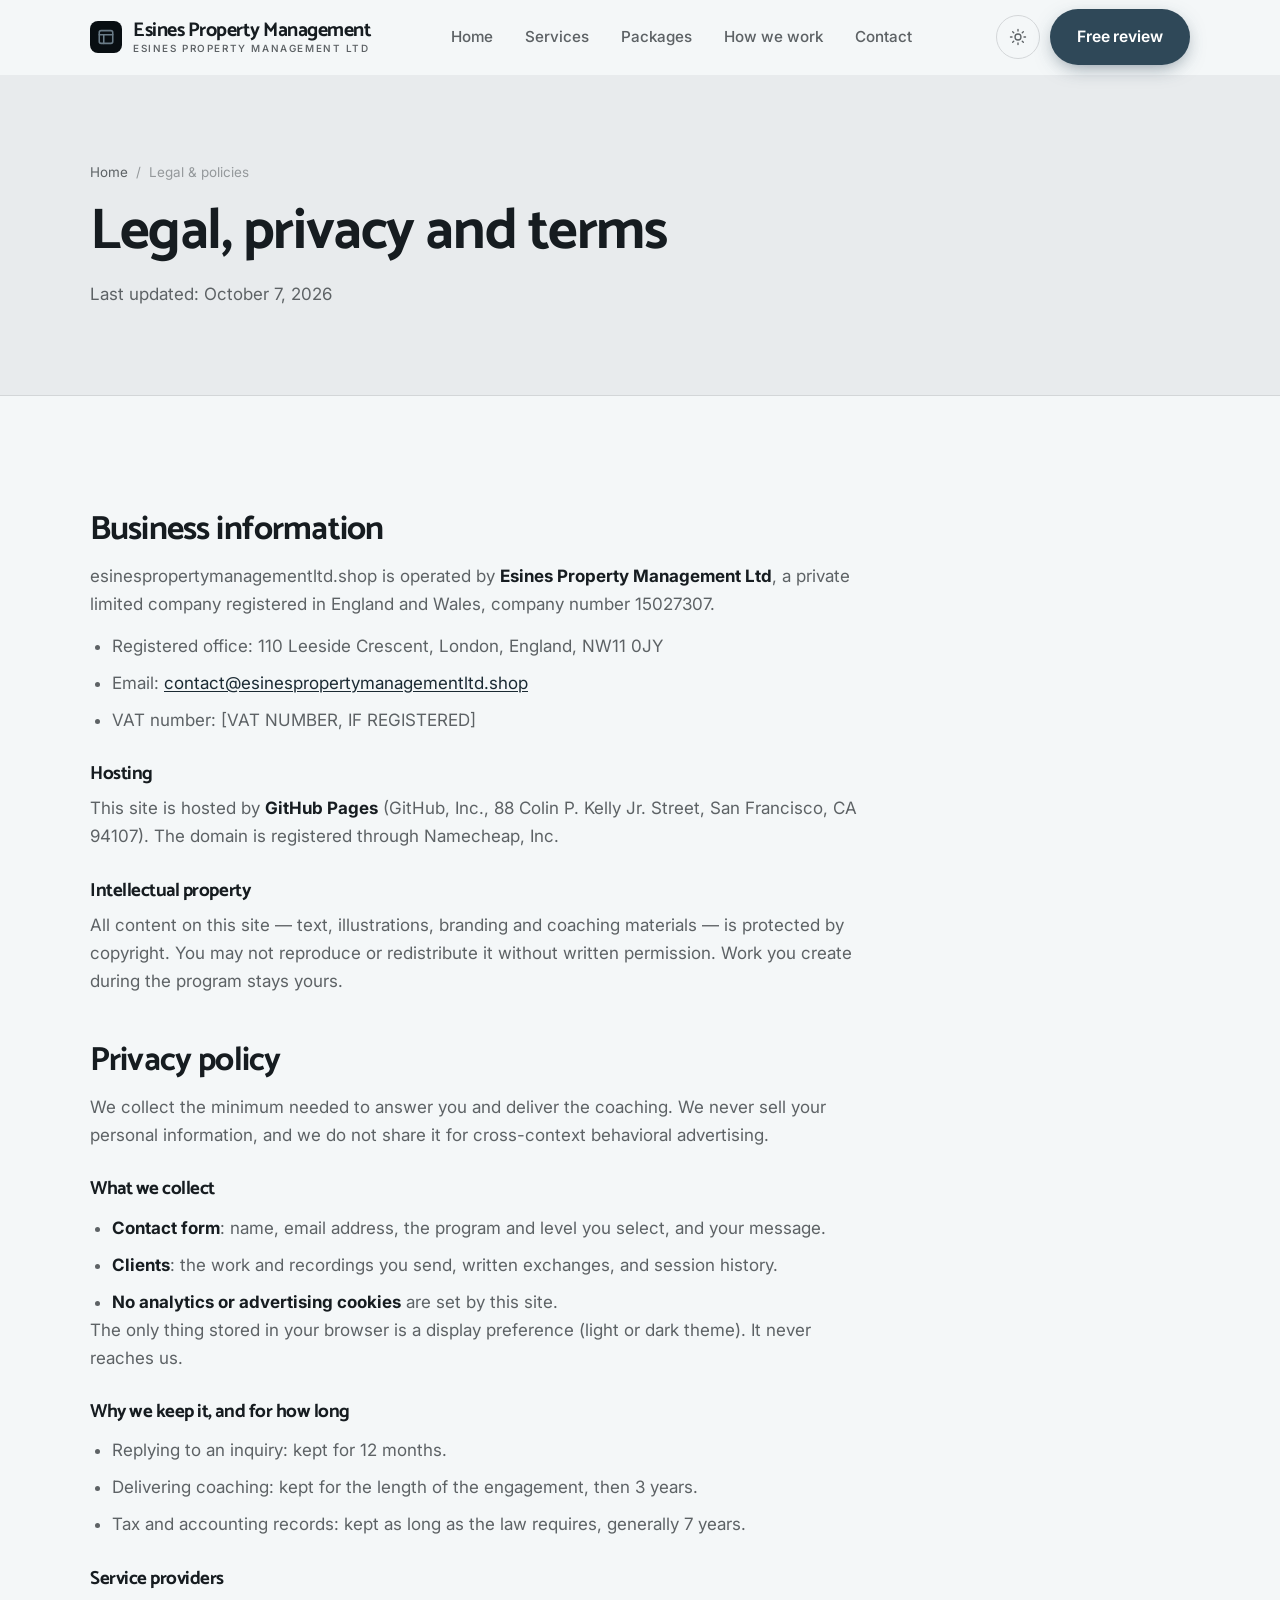
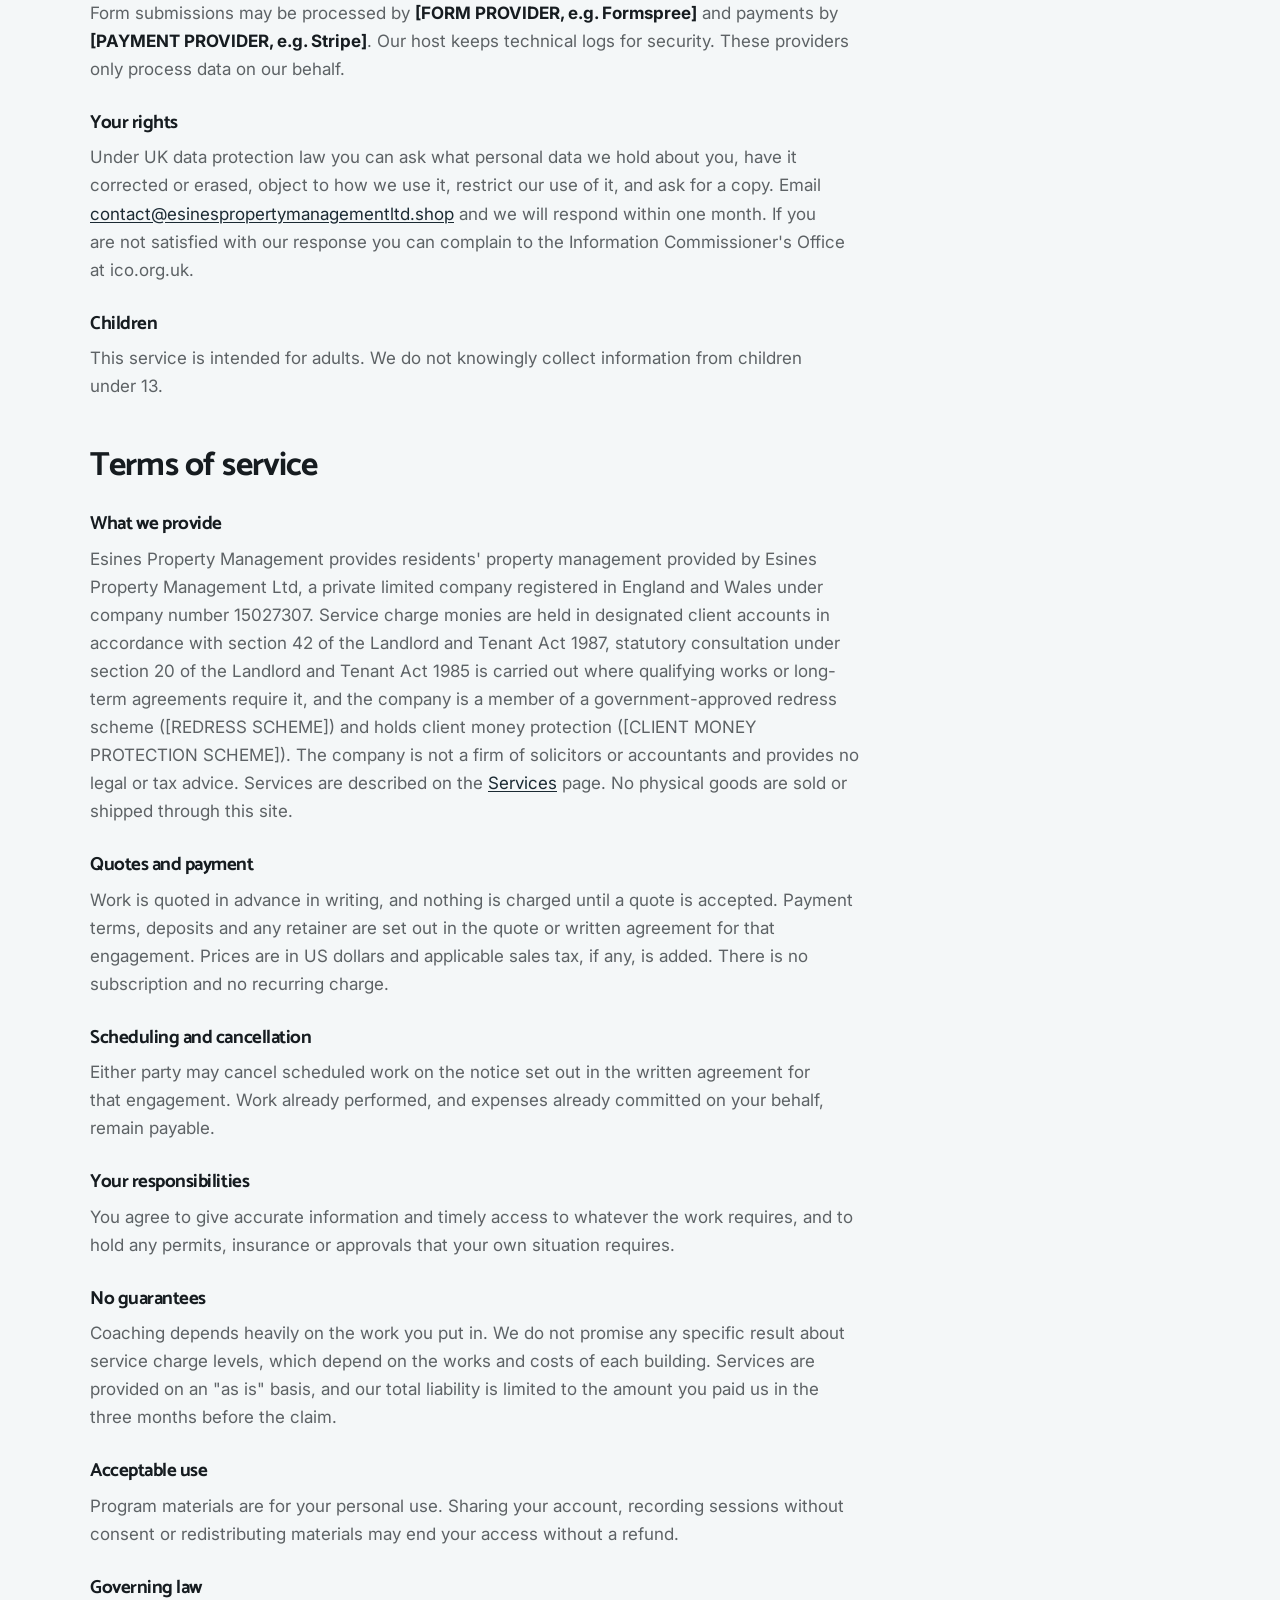
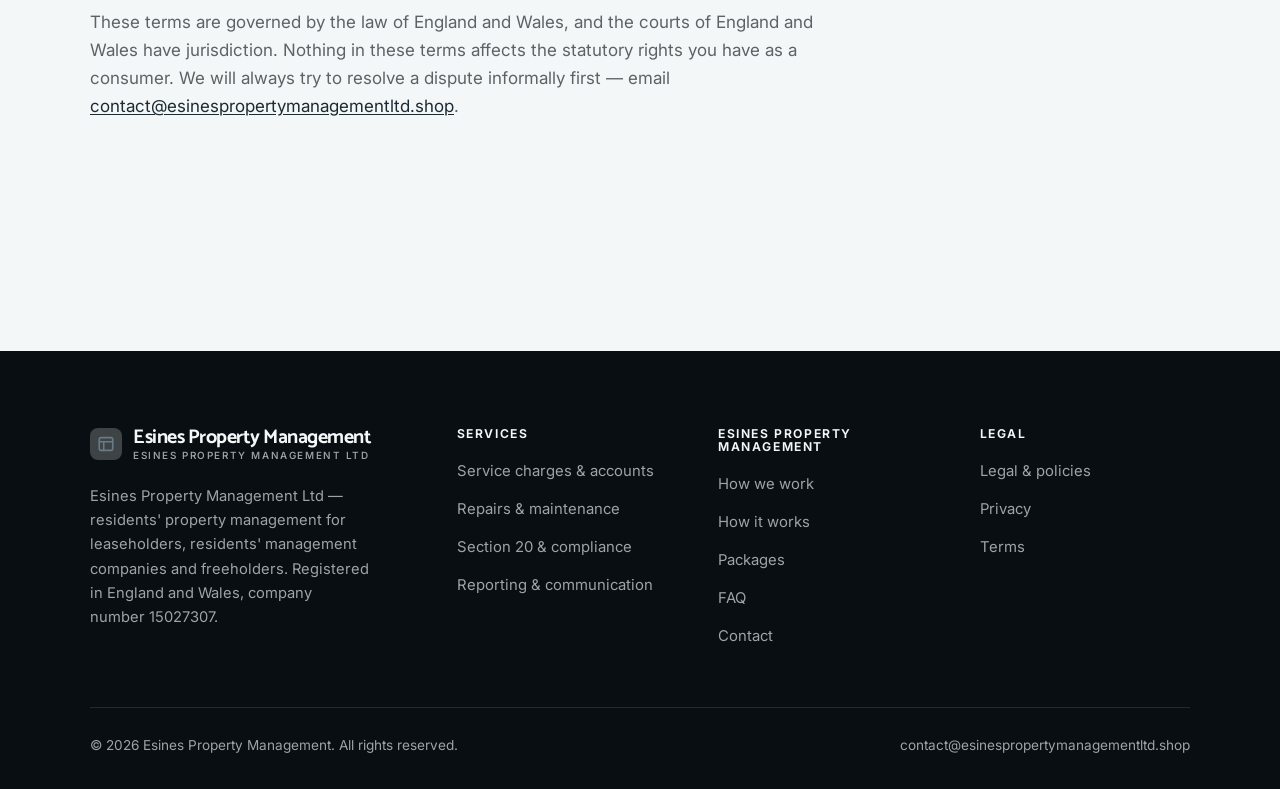
<file: legal.html>
<!DOCTYPE html>
<html lang="en" class="no-js">
<head>
<meta charset="utf-8">
<meta name="viewport" content="width=device-width, initial-scale=1">
<title>Legal, privacy and terms — Esines Property Management</title>
<meta name="description" content="Business information, privacy policy and terms of service for Esines Property Management.">
<meta name="robots" content="noindex">

<meta property="og:type" content="website">
<meta property="og:url" content="https://esinespropertymanagementltd.shop/legal.html">
<meta property="og:site_name" content="Esines Property Management">
<meta property="og:locale" content="en_US">
<meta property="og:title" content="Legal, privacy and terms — Esines Property Management">
<meta property="og:description" content="Business information, privacy policy and terms of service for Esines Property Management.">
<meta name="theme-color" content="#080e12">

<link rel="icon" href="assets/img/favicon.svg" type="image/svg+xml">
<link rel="preconnect" href="https://fonts.googleapis.com">
<link rel="preconnect" href="https://fonts.gstatic.com" crossorigin>
<link rel="stylesheet" href="https://fonts.googleapis.com/css2?family=Catamaran:wght@400..700&family=Inter:wght@400..700&display=swap">
<link rel="stylesheet" href="assets/css/style.css">

<!-- Thème appliqué avant le premier rendu (évite le flash) -->
<script>
document.documentElement.classList.remove('no-js');
(function(){try{var t=localStorage.getItem('site-theme');if(t){document.documentElement.setAttribute('data-theme',t);}}catch(e){}})();
</script>
</head>

<body>
<a class="skip-link" href="#main">Skip to main content</a>

<header class="site-header">
  <nav class="wrap nav" aria-label="Main navigation">
    <a class="brand" href="index.html">
      <svg class="brand__mark" viewBox="0 0 64 64" aria-hidden="true">
        <rect class="bm-bg" width="64" height="64" rx="16"/>
        <g class="bm-ic" transform="translate(14 14) scale(1.5)" fill="none" stroke-width="2.1" stroke-linecap="round" stroke-linejoin="round"><rect x="3" y="3.5" width="18" height="17" rx="2.5"/><path d="M3 9h18M9 9v11.5"/></g>
      </svg>
      <span>Esines Property Management<span class="brand__sub">Esines Property Management Ltd</span></span>
    </a>

    <ul class="nav__links" id="nav-links">
      <li><a href="index.html">Home</a></li>
      <li><a href="programs.html">Services</a></li>
      <li><a href="index.html#pricing">Packages</a></li>
      <li><a href="about.html">How we work</a></li>
      <li><a href="contact.html">Contact</a></li>
      <li><a class="btn btn--primary" href="contact.html">Free review</a></li>
    </ul>

    <div class="nav__cta">
      <button class="theme-toggle" type="button" aria-label="Switch to dark theme">
        <svg class="icon-sun" viewBox="0 0 24 24" fill="none" stroke="currentColor" stroke-width="1.8" stroke-linecap="round" aria-hidden="true"><circle cx="12" cy="12" r="4"/><path d="M12 2v2m0 16v2M2 12h2m16 0h2M4.9 4.9l1.4 1.4m11.4 11.4 1.4 1.4M19.1 4.9l-1.4 1.4M6.3 17.7l-1.4 1.4"/></svg>
        <svg class="icon-moon" viewBox="0 0 24 24" fill="none" stroke="currentColor" stroke-width="1.8" stroke-linecap="round" stroke-linejoin="round" aria-hidden="true"><path d="M21 12.8A9 9 0 1 1 11.2 3a7 7 0 0 0 9.8 9.8z"/></svg>
      </button>
      <a class="btn btn--primary" href="contact.html">Free review</a>
      <button class="nav__toggle" type="button" aria-expanded="false" aria-controls="nav-links" aria-label="Open menu">
        <svg class="icon-open" viewBox="0 0 24 24" fill="none" stroke="currentColor" stroke-width="2" stroke-linecap="round" aria-hidden="true"><path d="M3 6h18M3 12h18M3 18h18"/></svg>
        <svg class="icon-close" viewBox="0 0 24 24" fill="none" stroke="currentColor" stroke-width="2" stroke-linecap="round" aria-hidden="true"><path d="M6 6l12 12M18 6L6 18"/></svg>
      </button>
    </div>
  </nav>
</header>

<main id="main">

<section class="page-head">
  <div class="wrap">
    <nav class="breadcrumb" aria-label="Breadcrumb">
      <a href="index.html">Home</a><span>/</span><span aria-current="page">Legal &amp; policies</span>
    </nav>
    <h1>Legal, privacy and terms</h1>
    <p>Last updated: <time datetime="2026-10-07">October 7, 2026</time></p>
  </div>
</section>

<section class="section wrap">
  <div class="prose">

    <!--
      TO DO: this is a skeleton, not legal advice. Replace every [BRACKET] with
      your real details before selling, and have a lawyer review it if you can.
      Consumer protection rules differ by state.
    -->

    <h2 id="business">Business information</h2>
    <p>
      esinespropertymanagementltd.shop is operated by <strong>Esines Property Management Ltd</strong>, a private limited
      company registered in England and Wales, company number 15027307.
    </p>
    <ul>
      <li>Registered office: 110 Leeside Crescent, London, England, NW11 0JY</li>
      <li>Email: <a href="mailto:contact@esinespropertymanagementltd.shop">contact@esinespropertymanagementltd.shop</a></li>
      <li>VAT number: [VAT NUMBER, IF REGISTERED]</li>
    </ul>

    <h3>Hosting</h3>
    <p>
      This site is hosted by <strong>GitHub Pages</strong> (GitHub, Inc., 88 Colin P. Kelly Jr. Street,
      San Francisco, CA 94107). The domain is registered through Namecheap, Inc.
    </p>

    <h3>Intellectual property</h3>
    <p>
      All content on this site — text, illustrations, branding and coaching materials — is protected by
      copyright. You may not reproduce or redistribute it without written permission. Work you create during
      the program stays yours.
    </p>

    <h2 id="privacy">Privacy policy</h2>
    <p>
      We collect the minimum needed to answer you and deliver the coaching. We never sell your personal
      information, and we do not share it for cross-context behavioral advertising.
    </p>
    <h3>What we collect</h3>
    <ul>
      <li><strong>Contact form</strong>: name, email address, the program and level you select, and your message.</li>
      <li><strong>Clients</strong>: the work and recordings you send, written exchanges, and session history.</li>
      <li><strong>No analytics or advertising cookies</strong> are set by this site.</li>
    </ul>
    <p>
      The only thing stored in your browser is a display preference (light or dark theme). It never reaches us.
    </p>
    <h3>Why we keep it, and for how long</h3>
    <ul>
      <li>Replying to an inquiry: kept for 12 months.</li>
      <li>Delivering coaching: kept for the length of the engagement, then 3 years.</li>
      <li>Tax and accounting records: kept as long as the law requires, generally 7 years.</li>
    </ul>
    <h3>Service providers</h3>
    <p>
      Form submissions may be processed by <strong>[FORM PROVIDER, e.g. Formspree]</strong> and payments by
      <strong>[PAYMENT PROVIDER, e.g. Stripe]</strong>. Our host keeps technical logs for security. These
      providers only process data on our behalf.
    </p>
    <h3>Your rights</h3>
    <p>
      Under UK data protection law you can ask what personal data we hold about you, have it corrected or
      erased, object to how we use it, restrict our use of it, and ask for a copy. Email
      <a href="mailto:contact@esinespropertymanagementltd.shop">contact@esinespropertymanagementltd.shop</a> and we will respond within one month. If you are not satisfied with
      our response you can complain to the Information Commissioner's Office at ico.org.uk.
    </p>
    <h3>Children</h3>
    <p>
      This service is intended for adults. We do not knowingly collect information from children under 13.
    </p>

    <h2 id="terms">Terms of service</h2>
    <h3>What we provide</h3>
    <p>
      Esines Property Management provides residents' property management provided by Esines Property Management Ltd, a private limited company registered in England and Wales under company number 15027307. Service charge monies are held in designated client accounts in accordance with section 42 of the Landlord and Tenant Act 1987, statutory consultation under section 20 of the Landlord and Tenant Act 1985 is carried out where qualifying works or long-term agreements require it, and the company is a member of a government-approved redress scheme ([REDRESS SCHEME]) and holds client money protection ([CLIENT MONEY PROTECTION SCHEME]). The company is not a firm of solicitors or accountants and provides no legal or tax advice. Services are described on the
      <a href="programs.html">Services</a> page. No physical goods are sold or shipped through this site.
    </p>
    <h3>Quotes and payment</h3>
    <p>
      Work is quoted in advance in writing, and nothing is charged until a quote is accepted. Payment terms,
      deposits and any retainer are set out in the quote or written agreement for that engagement. Prices are in
      US dollars and applicable sales tax, if any, is added. There is no subscription and no recurring charge.
    </p>
    <h3>Scheduling and cancellation</h3>
    <p>
      Either party may cancel scheduled work on the notice set out in the written agreement for that engagement.
      Work already performed, and expenses already committed on your behalf, remain payable.
    </p>
    <h3>Your responsibilities</h3>
    <p>
      You agree to give accurate information and timely access to whatever the work requires, and to hold any
      permits, insurance or approvals that your own situation requires.
    </p>

    <h3>No guarantees</h3>
    <p>
      Coaching depends heavily on the work you put in. We do not promise any specific result
      about service charge levels, which depend on the works and costs of each building. Services are provided on an "as is" basis, and our total
      liability is limited to the amount you paid us in the three months before the claim.
    </p>
    <h3>Acceptable use</h3>
    <p>
      Program materials are for your personal use. Sharing your account, recording sessions without consent
      or redistributing materials may end your access without a refund.
    </p>
    <h3>Governing law</h3>
    <p>
      These terms are governed by the law of England and Wales, and the courts of England and Wales have
      jurisdiction. Nothing in these terms affects the statutory rights you have as a consumer. We will always
      try to resolve a dispute informally first — email <a href="mailto:contact@esinespropertymanagementltd.shop">contact@esinespropertymanagementltd.shop</a>.
    </p>

  </div>
</section>

</main>

<footer class="site-footer">
  <div class="wrap">
    <div class="footer__grid">
      <div class="footer__brand">
        <a class="brand" href="index.html">
          <svg class="brand__mark" viewBox="0 0 64 64" aria-hidden="true">
        <rect class="bm-bg" width="64" height="64" rx="16"/>
        <g class="bm-ic" transform="translate(14 14) scale(1.5)" fill="none" stroke-width="2.1" stroke-linecap="round" stroke-linejoin="round"><rect x="3" y="3.5" width="18" height="17" rx="2.5"/><path d="M3 9h18M9 9v11.5"/></g>
      </svg>
          <span>Esines Property Management<span class="brand__sub">Esines Property Management Ltd</span></span>
        </a>
        <p>Esines Property Management Ltd — residents' property management for leaseholders, residents' management companies and freeholders. Registered in England and Wales, company number 15027307.</p>
      </div>

      <div class="footer__col">
        <h4>Services</h4>
        <ul>
          <li><a href="programs.html#servicecharges">Service charges &amp; accounts</a></li>
          <li><a href="programs.html#maintenance">Repairs &amp; maintenance</a></li>
          <li><a href="programs.html#consultation">Section 20 &amp; compliance</a></li>
          <li><a href="programs.html#reporting">Reporting &amp; communication</a></li>
        </ul>
      </div>

      <div class="footer__col">
        <h4>Esines Property Management</h4>
        <ul>
          <li><a href="about.html">How we work</a></li>
          <li><a href="index.html#how-it-works">How it works</a></li>
          <li><a href="index.html#pricing">Packages</a></li>
          <li><a href="index.html#faq">FAQ</a></li>
          <li><a href="contact.html">Contact</a></li>
        </ul>
      </div>

      <div class="footer__col">
        <h4>Legal</h4>
        <ul>
          <li><a href="legal.html">Legal &amp; policies</a></li>
          <li><a href="legal.html#privacy">Privacy</a></li>
          <li><a href="legal.html#terms">Terms</a></li>
        </ul>
      </div>
    </div>

    <div class="footer__bottom">
      <p>© <span data-year>2026</span> Esines Property Management. All rights reserved.</p>
      <p><a href="mailto:contact@esinespropertymanagementltd.shop">contact@esinespropertymanagementltd.shop</a></p>
    </div>
  </div>
</footer>

<script src="assets/js/main.js" defer></script>
</body>
</html>
</file>
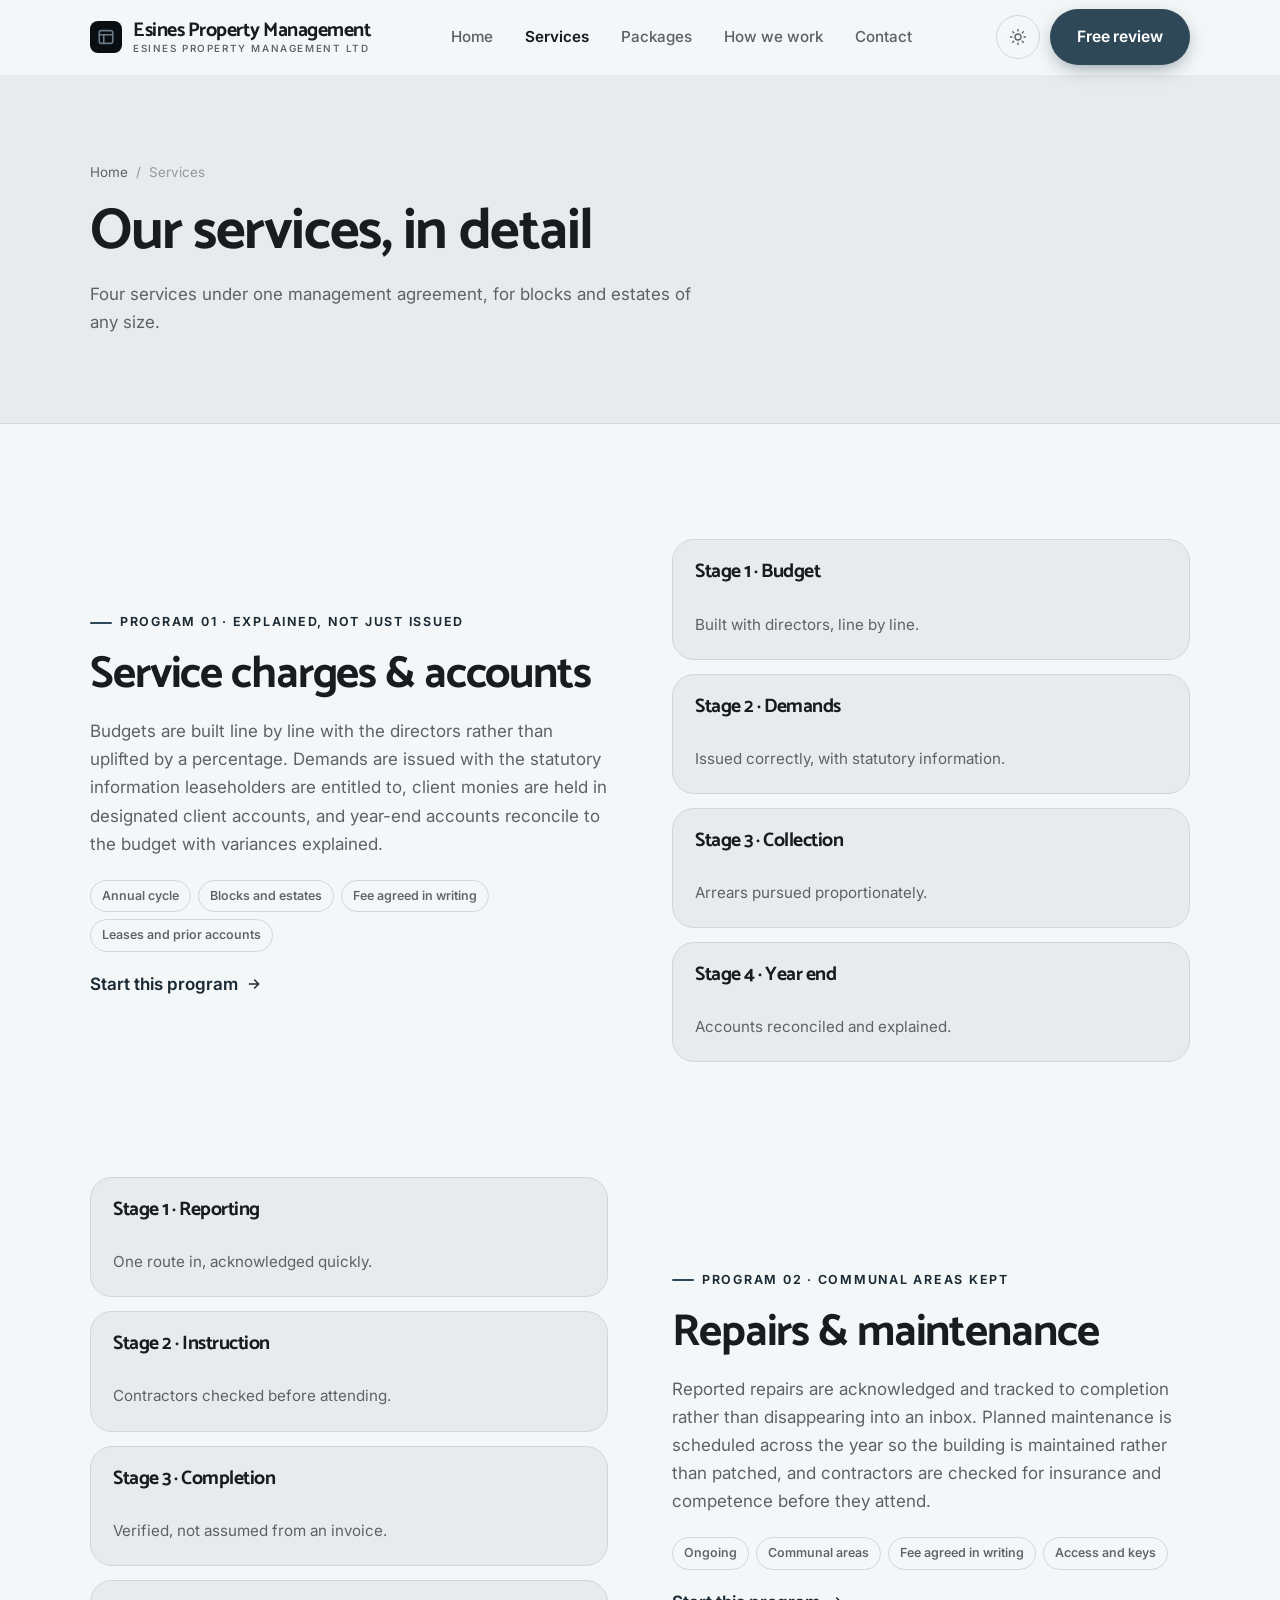
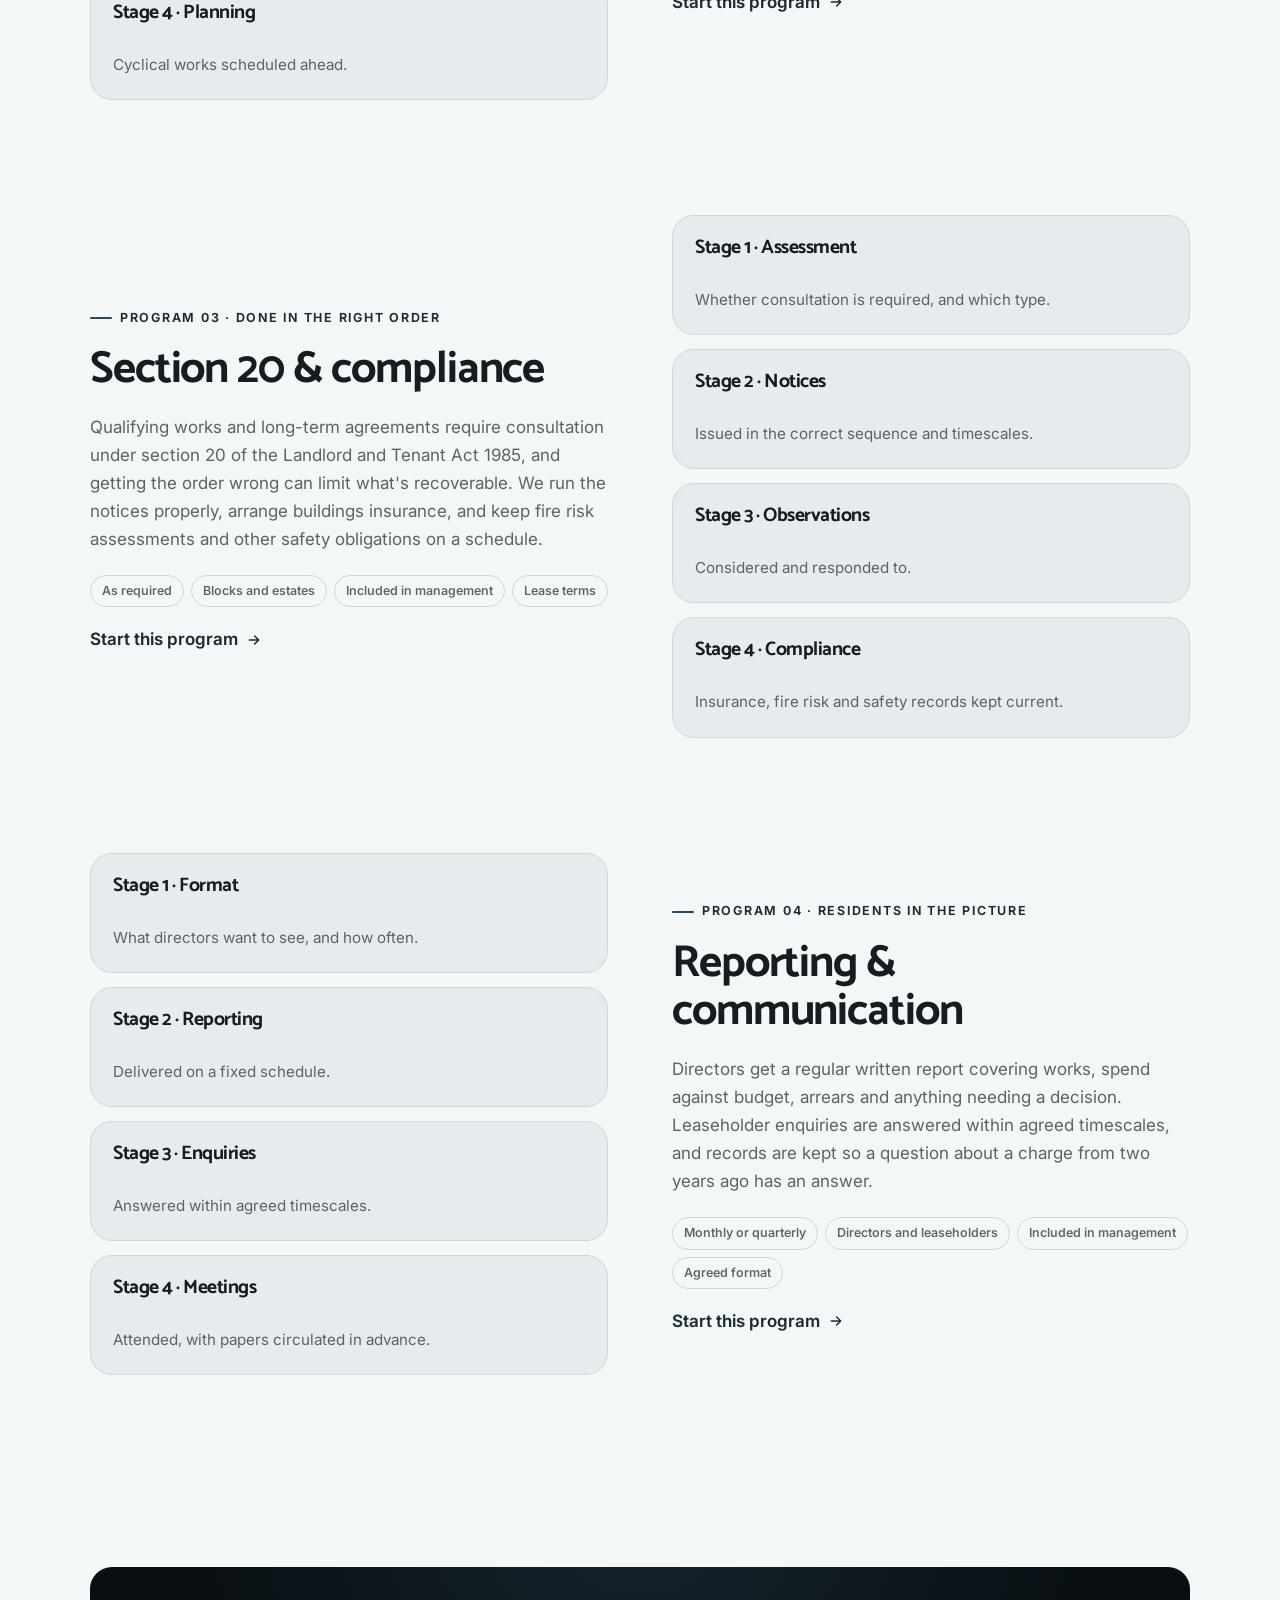
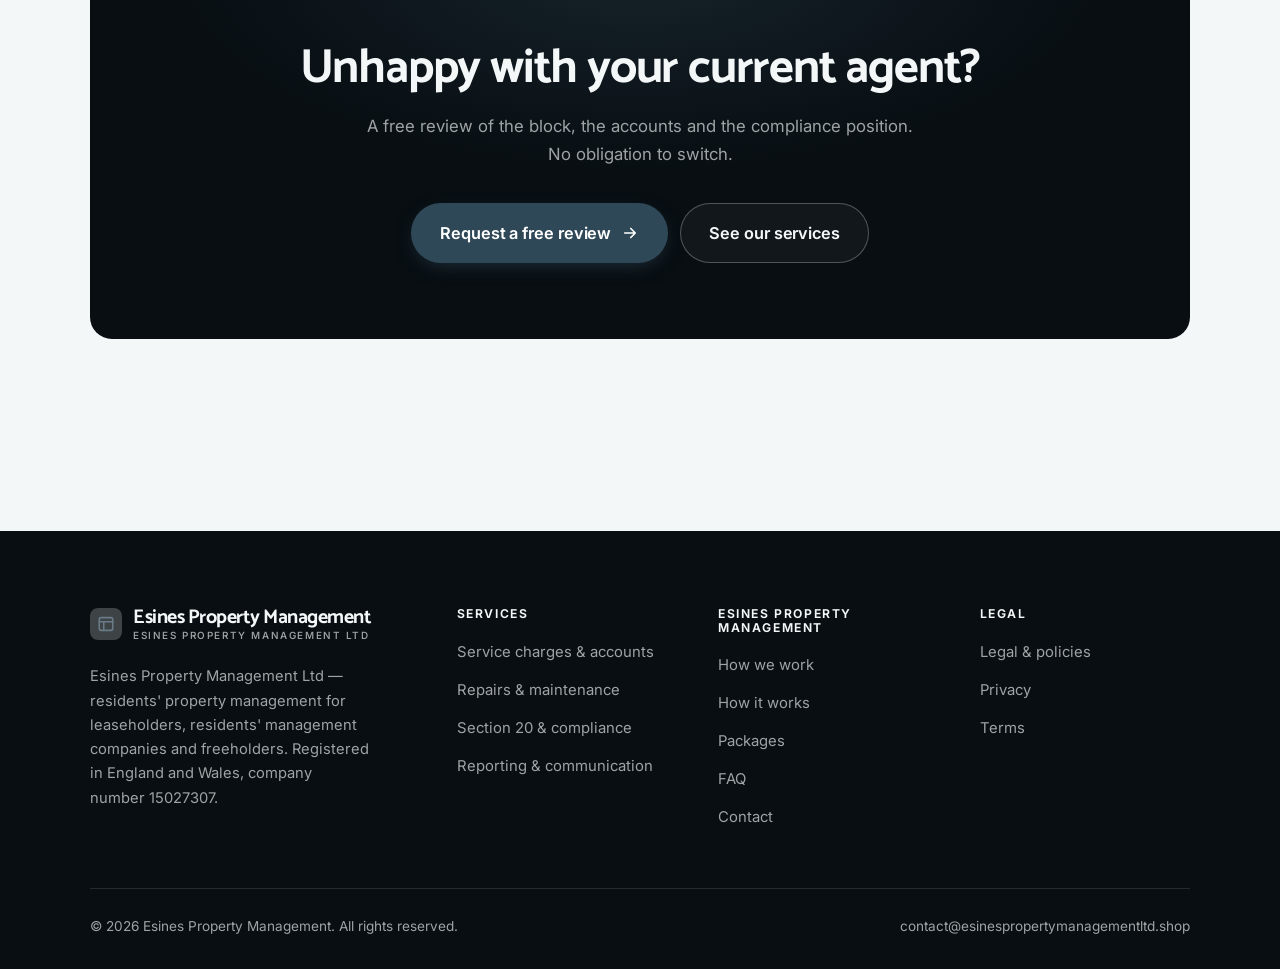
<file: programs.html>
<!DOCTYPE html>
<html lang="en" class="no-js">
<head>
<meta charset="utf-8">
<meta name="viewport" content="width=device-width, initial-scale=1">
<title>Services — Esines Property Management</title>
<meta name="description" content="Services of Esines Property Management Ltd: service charges and accounts, repairs and maintenance, Section 20 and compliance, reporting and communication.">
<link rel="canonical" href="https://esinespropertymanagementltd.shop/programs.html">

<meta property="og:type" content="website">
<meta property="og:url" content="https://esinespropertymanagementltd.shop/programs.html">
<meta property="og:site_name" content="Esines Property Management">
<meta property="og:locale" content="en_US">
<meta property="og:title" content="Services — Esines Property Management">
<meta property="og:description" content="Services of Esines Property Management Ltd: service charges and accounts, repairs and maintenance, Section 20 and compliance, reporting and communication.">
<meta name="theme-color" content="#080e12">

<link rel="icon" href="assets/img/favicon.svg" type="image/svg+xml">
<link rel="preconnect" href="https://fonts.googleapis.com">
<link rel="preconnect" href="https://fonts.gstatic.com" crossorigin>
<link rel="stylesheet" href="https://fonts.googleapis.com/css2?family=Catamaran:wght@400..700&family=Inter:wght@400..700&display=swap">
<link rel="stylesheet" href="assets/css/style.css">

<!-- Thème appliqué avant le premier rendu (évite le flash) -->
<script>
document.documentElement.classList.remove('no-js');
(function(){try{var t=localStorage.getItem('site-theme');if(t){document.documentElement.setAttribute('data-theme',t);}}catch(e){}})();
</script>
</head>

<body>
<a class="skip-link" href="#main">Skip to main content</a>

<header class="site-header">
  <nav class="wrap nav" aria-label="Main navigation">
    <a class="brand" href="index.html">
      <svg class="brand__mark" viewBox="0 0 64 64" aria-hidden="true">
        <rect class="bm-bg" width="64" height="64" rx="16"/>
        <g class="bm-ic" transform="translate(14 14) scale(1.5)" fill="none" stroke-width="2.1" stroke-linecap="round" stroke-linejoin="round"><rect x="3" y="3.5" width="18" height="17" rx="2.5"/><path d="M3 9h18M9 9v11.5"/></g>
      </svg>
      <span>Esines Property Management<span class="brand__sub">Esines Property Management Ltd</span></span>
    </a>

    <ul class="nav__links" id="nav-links">
      <li><a href="index.html">Home</a></li>
      <li><a href="programs.html" aria-current="page">Services</a></li>
      <li><a href="index.html#pricing">Packages</a></li>
      <li><a href="about.html">How we work</a></li>
      <li><a href="contact.html">Contact</a></li>
      <li><a class="btn btn--primary" href="contact.html">Free review</a></li>
    </ul>

    <div class="nav__cta">
      <button class="theme-toggle" type="button" aria-label="Switch to dark theme">
        <svg class="icon-sun" viewBox="0 0 24 24" fill="none" stroke="currentColor" stroke-width="1.8" stroke-linecap="round" aria-hidden="true"><circle cx="12" cy="12" r="4"/><path d="M12 2v2m0 16v2M2 12h2m16 0h2M4.9 4.9l1.4 1.4m11.4 11.4 1.4 1.4M19.1 4.9l-1.4 1.4M6.3 17.7l-1.4 1.4"/></svg>
        <svg class="icon-moon" viewBox="0 0 24 24" fill="none" stroke="currentColor" stroke-width="1.8" stroke-linecap="round" stroke-linejoin="round" aria-hidden="true"><path d="M21 12.8A9 9 0 1 1 11.2 3a7 7 0 0 0 9.8 9.8z"/></svg>
      </button>
      <a class="btn btn--primary" href="contact.html">Free review</a>
      <button class="nav__toggle" type="button" aria-expanded="false" aria-controls="nav-links" aria-label="Open menu">
        <svg class="icon-open" viewBox="0 0 24 24" fill="none" stroke="currentColor" stroke-width="2" stroke-linecap="round" aria-hidden="true"><path d="M3 6h18M3 12h18M3 18h18"/></svg>
        <svg class="icon-close" viewBox="0 0 24 24" fill="none" stroke="currentColor" stroke-width="2" stroke-linecap="round" aria-hidden="true"><path d="M6 6l12 12M18 6L6 18"/></svg>
      </button>
    </div>
  </nav>
</header>

<main id="main">

<section class="page-head">
  <div class="wrap">
    <nav class="breadcrumb" aria-label="Breadcrumb">
      <a href="index.html">Home</a><span>/</span><span aria-current="page">Services</span>
    </nav>
    <h1>Our services, in detail</h1>
    <p>Four services under one management agreement, for blocks and estates of any size.</p>
  </div>
</section>

<section class="section wrap" id="servicecharges">
  <div class="split reveal">
    <div>
      <span class="eyebrow">Program 01 · Explained, not just issued</span>
      <h2>Service charges &amp; accounts</h2>
      <p>Budgets are built line by line with the directors rather than uplifted by a percentage. Demands are issued with the statutory information leaseholders are entitled to, client monies are held in designated client accounts, and year-end accounts reconcile to the budget with variances explained.</p>
      <ul class="tags"><li>Annual cycle</li><li>Blocks and estates</li><li>Fee agreed in writing</li><li>Leases and prior accounts</li></ul>
      <p><a class="arrow-link" href="contact.html">Start this program <svg viewBox="0 0 24 24" fill="none" stroke="currentColor" stroke-width="2.2" stroke-linecap="round" stroke-linejoin="round" aria-hidden="true"><path d="M5 12h14M13 6l6 6-6 6"/></svg></a></p>
    </div>
    <div class="grid grid--2 grid--tight">
      <article class="card card--sm">
        <h3>Stage 1 · Budget</h3>
        <p>Built with directors, line by line.</p>
      </article>
      <article class="card card--sm">
        <h3>Stage 2 · Demands</h3>
        <p>Issued correctly, with statutory information.</p>
      </article>
      <article class="card card--sm">
        <h3>Stage 3 · Collection</h3>
        <p>Arrears pursued proportionately.</p>
      </article>
      <article class="card card--sm">
        <h3>Stage 4 · Year end</h3>
        <p>Accounts reconciled and explained.</p>
      </article>
    </div>
  </div>
</section>

<section class="section section--flush wrap" id="maintenance">
  <div class="split reveal">
    <div class="grid grid--2 grid--tight">
      <article class="card card--sm">
        <h3>Stage 1 · Reporting</h3>
        <p>One route in, acknowledged quickly.</p>
      </article>
      <article class="card card--sm">
        <h3>Stage 2 · Instruction</h3>
        <p>Contractors checked before attending.</p>
      </article>
      <article class="card card--sm">
        <h3>Stage 3 · Completion</h3>
        <p>Verified, not assumed from an invoice.</p>
      </article>
      <article class="card card--sm">
        <h3>Stage 4 · Planning</h3>
        <p>Cyclical works scheduled ahead.</p>
      </article>
    </div>
    <div>
      <span class="eyebrow">Program 02 · Communal areas kept</span>
      <h2>Repairs &amp; maintenance</h2>
      <p>Reported repairs are acknowledged and tracked to completion rather than disappearing into an inbox. Planned maintenance is scheduled across the year so the building is maintained rather than patched, and contractors are checked for insurance and competence before they attend.</p>
      <ul class="tags"><li>Ongoing</li><li>Communal areas</li><li>Fee agreed in writing</li><li>Access and keys</li></ul>
      <p><a class="arrow-link" href="contact.html">Start this program <svg viewBox="0 0 24 24" fill="none" stroke="currentColor" stroke-width="2.2" stroke-linecap="round" stroke-linejoin="round" aria-hidden="true"><path d="M5 12h14M13 6l6 6-6 6"/></svg></a></p>
    </div>
  </div>
</section>

<section class="section section--flush wrap" id="consultation">
  <div class="split reveal">
    <div>
      <span class="eyebrow">Program 03 · Done in the right order</span>
      <h2>Section 20 &amp; compliance</h2>
      <p>Qualifying works and long-term agreements require consultation under section 20 of the Landlord and Tenant Act 1985, and getting the order wrong can limit what's recoverable. We run the notices properly, arrange buildings insurance, and keep fire risk assessments and other safety obligations on a schedule.</p>
      <ul class="tags"><li>As required</li><li>Blocks and estates</li><li>Included in management</li><li>Lease terms</li></ul>
      <p><a class="arrow-link" href="contact.html">Start this program <svg viewBox="0 0 24 24" fill="none" stroke="currentColor" stroke-width="2.2" stroke-linecap="round" stroke-linejoin="round" aria-hidden="true"><path d="M5 12h14M13 6l6 6-6 6"/></svg></a></p>
    </div>
    <div class="grid grid--2 grid--tight">
      <article class="card card--sm">
        <h3>Stage 1 · Assessment</h3>
        <p>Whether consultation is required, and which type.</p>
      </article>
      <article class="card card--sm">
        <h3>Stage 2 · Notices</h3>
        <p>Issued in the correct sequence and timescales.</p>
      </article>
      <article class="card card--sm">
        <h3>Stage 3 · Observations</h3>
        <p>Considered and responded to.</p>
      </article>
      <article class="card card--sm">
        <h3>Stage 4 · Compliance</h3>
        <p>Insurance, fire risk and safety records kept current.</p>
      </article>
    </div>
  </div>
</section>

<section class="section section--flush wrap" id="reporting">
  <div class="split reveal">
    <div class="grid grid--2 grid--tight">
      <article class="card card--sm">
        <h3>Stage 1 · Format</h3>
        <p>What directors want to see, and how often.</p>
      </article>
      <article class="card card--sm">
        <h3>Stage 2 · Reporting</h3>
        <p>Delivered on a fixed schedule.</p>
      </article>
      <article class="card card--sm">
        <h3>Stage 3 · Enquiries</h3>
        <p>Answered within agreed timescales.</p>
      </article>
      <article class="card card--sm">
        <h3>Stage 4 · Meetings</h3>
        <p>Attended, with papers circulated in advance.</p>
      </article>
    </div>
    <div>
      <span class="eyebrow">Program 04 · Residents in the picture</span>
      <h2>Reporting &amp; communication</h2>
      <p>Directors get a regular written report covering works, spend against budget, arrears and anything needing a decision. Leaseholder enquiries are answered within agreed timescales, and records are kept so a question about a charge from two years ago has an answer.</p>
      <ul class="tags"><li>Monthly or quarterly</li><li>Directors and leaseholders</li><li>Included in management</li><li>Agreed format</li></ul>
      <p><a class="arrow-link" href="contact.html">Start this program <svg viewBox="0 0 24 24" fill="none" stroke="currentColor" stroke-width="2.2" stroke-linecap="round" stroke-linejoin="round" aria-hidden="true"><path d="M5 12h14M13 6l6 6-6 6"/></svg></a></p>
    </div>
  </div>
</section>

<section class="wrap section--tight">
  <div class="cta-band reveal">
    <h2>Unhappy with your current agent?</h2>
    <p>A free review of the block, the accounts and the compliance position. No obligation to switch.</p>
    <div class="hero__actions">
      <a class="btn btn--primary btn--lg" href="contact.html">Request a free review <svg viewBox="0 0 24 24" fill="none" stroke="currentColor" stroke-width="2.2" stroke-linecap="round" stroke-linejoin="round" aria-hidden="true"><path d="M5 12h14M13 6l6 6-6 6"/></svg></a>
      <a class="btn btn--on-dark btn--lg" href="programs.html">See our services</a>
    </div>
  </div>
</section>

</main>

<footer class="site-footer">
  <div class="wrap">
    <div class="footer__grid">
      <div class="footer__brand">
        <a class="brand" href="index.html">
          <svg class="brand__mark" viewBox="0 0 64 64" aria-hidden="true">
        <rect class="bm-bg" width="64" height="64" rx="16"/>
        <g class="bm-ic" transform="translate(14 14) scale(1.5)" fill="none" stroke-width="2.1" stroke-linecap="round" stroke-linejoin="round"><rect x="3" y="3.5" width="18" height="17" rx="2.5"/><path d="M3 9h18M9 9v11.5"/></g>
      </svg>
          <span>Esines Property Management<span class="brand__sub">Esines Property Management Ltd</span></span>
        </a>
        <p>Esines Property Management Ltd — residents' property management for leaseholders, residents' management companies and freeholders. Registered in England and Wales, company number 15027307.</p>
      </div>

      <div class="footer__col">
        <h4>Services</h4>
        <ul>
          <li><a href="programs.html#servicecharges">Service charges &amp; accounts</a></li>
          <li><a href="programs.html#maintenance">Repairs &amp; maintenance</a></li>
          <li><a href="programs.html#consultation">Section 20 &amp; compliance</a></li>
          <li><a href="programs.html#reporting">Reporting &amp; communication</a></li>
        </ul>
      </div>

      <div class="footer__col">
        <h4>Esines Property Management</h4>
        <ul>
          <li><a href="about.html">How we work</a></li>
          <li><a href="index.html#how-it-works">How it works</a></li>
          <li><a href="index.html#pricing">Packages</a></li>
          <li><a href="index.html#faq">FAQ</a></li>
          <li><a href="contact.html">Contact</a></li>
        </ul>
      </div>

      <div class="footer__col">
        <h4>Legal</h4>
        <ul>
          <li><a href="legal.html">Legal &amp; policies</a></li>
          <li><a href="legal.html#privacy">Privacy</a></li>
          <li><a href="legal.html#terms">Terms</a></li>
        </ul>
      </div>
    </div>

    <div class="footer__bottom">
      <p>© <span data-year>2026</span> Esines Property Management. All rights reserved.</p>
      <p><a href="mailto:contact@esinespropertymanagementltd.shop">contact@esinespropertymanagementltd.shop</a></p>
    </div>
  </div>
</footer>

<script src="assets/js/main.js" defer></script>
</body>
</html>
</file>
<file: assets/css/style.css>
/* Esines Property Management — couleurs et polices de la marque.
   Modifier ces valeurs suffit à changer l'identité visuelle de tout le site. */
:root {
  --c-accent:    #2f4858;
  --c-on-accent: #ffffff;
  --c-ink:       #080e12;
  --c-paper:     #f4f7f8;

  --accent-ink-light: color-mix(in srgb, var(--c-accent) 58%, black);
  --accent-on-dark:   color-mix(in srgb, var(--c-accent) 72%, white);

  --font-display: "Catamaran", system-ui, -apple-system, "Segoe UI", sans-serif;
  --font-body: "Inter", system-ui, -apple-system, "Segoe UI", sans-serif;
  --display-weight: 700;
  --display-tracking: -.025em;
}

/* ==========================================================================
   Feuille de style commune aux sites de coaching
   Les couleurs de marque (--c-accent, --c-on-accent, --c-ink, --c-paper) et
   les polices sont définies juste au-dessus, par site. Tout le reste en dérive.
   ========================================================================== */

/* --------------------------------------------------------------------------
   1. Tokens dérivés
   -------------------------------------------------------------------------- */

:root {
  /* Thème clair */
  --paper:      var(--c-paper);
  --paper-2:    color-mix(in srgb, var(--c-paper) 95%, var(--c-ink));
  --paper-3:    color-mix(in srgb, var(--c-paper) 89%, var(--c-ink));
  --line:       color-mix(in srgb, var(--c-paper) 86%, var(--c-ink));
  --text:       color-mix(in srgb, var(--c-ink) 94%, var(--c-paper));
  --muted:      color-mix(in srgb, var(--c-ink) 64%, var(--c-paper));
  --accent:     var(--c-accent);
  --accent-600: color-mix(in srgb, var(--c-accent) 86%, black);
  --accent-ink: var(--accent-ink-light);
  --on-accent:  var(--c-on-accent);
  --ink:        var(--c-ink);
  --ink-soft:   color-mix(in srgb, var(--c-ink) 90%, white);
  --on-ink:     var(--c-paper);
  --on-ink-mut: color-mix(in srgb, var(--c-paper) 64%, var(--c-ink));
  --brand-bg:   var(--c-ink);

  /* Rayons */
  --r-sm: 8px;
  --r-md: 14px;
  --r-lg: 22px;
  --r-full: 999px;

  /* Ombres */
  --sh-1: 0 1px 2px rgba(0, 0, 0, .05), 0 2px 8px rgba(0, 0, 0, .04);
  --sh-2: 0 2px 4px rgba(0, 0, 0, .05), 0 12px 32px rgba(0, 0, 0, .09);
  --sh-3: 0 4px 8px rgba(0, 0, 0, .06), 0 24px 56px rgba(0, 0, 0, .14);

  /* Rythme */
  --gutter: clamp(16px, 4vw, 40px);
  --maxw: 1180px;
  --section-y: clamp(64px, 9vw, 124px);

  --ease: cubic-bezier(.22, .61, .36, 1);
}

/* Thème sombre — suit le système, sauf si l'utilisateur a choisi « clair » */
@media (prefers-color-scheme: dark) {
  :root:not([data-theme="light"]) {
    --paper:      var(--c-ink);
    --paper-2:    color-mix(in srgb, var(--c-ink) 92%, white);
    --paper-3:    color-mix(in srgb, var(--c-ink) 86%, white);
    --line:       color-mix(in srgb, var(--c-ink) 80%, white);
    --text:       color-mix(in srgb, var(--c-paper) 94%, var(--c-ink));
    --muted:      color-mix(in srgb, var(--c-paper) 66%, var(--c-ink));
    --accent-ink: var(--accent-on-dark);
    --ink:        color-mix(in srgb, var(--c-ink) 72%, black);
    --brand-bg:   color-mix(in srgb, var(--c-ink) 80%, white);
    --sh-1: 0 1px 2px rgba(0, 0, 0, .4), 0 2px 8px rgba(0, 0, 0, .3);
    --sh-2: 0 2px 4px rgba(0, 0, 0, .4), 0 12px 32px rgba(0, 0, 0, .45);
    --sh-3: 0 4px 8px rgba(0, 0, 0, .45), 0 24px 56px rgba(0, 0, 0, .55);
  }
}

/* Thème sombre — choix explicite */
:root[data-theme="dark"] {
  --paper:      var(--c-ink);
  --paper-2:    color-mix(in srgb, var(--c-ink) 92%, white);
  --paper-3:    color-mix(in srgb, var(--c-ink) 86%, white);
  --line:       color-mix(in srgb, var(--c-ink) 80%, white);
  --text:       color-mix(in srgb, var(--c-paper) 94%, var(--c-ink));
  --muted:      color-mix(in srgb, var(--c-paper) 66%, var(--c-ink));
  --accent-ink: var(--accent-on-dark);
  --ink:        color-mix(in srgb, var(--c-ink) 72%, black);
  --brand-bg:   color-mix(in srgb, var(--c-ink) 80%, white);
  --sh-1: 0 1px 2px rgba(0, 0, 0, .4), 0 2px 8px rgba(0, 0, 0, .3);
  --sh-2: 0 2px 4px rgba(0, 0, 0, .4), 0 12px 32px rgba(0, 0, 0, .45);
  --sh-3: 0 4px 8px rgba(0, 0, 0, .45), 0 24px 56px rgba(0, 0, 0, .55);
}

/* --------------------------------------------------------------------------
   2. Reset / base
   -------------------------------------------------------------------------- */

*, *::before, *::after { box-sizing: border-box; }

* { margin: 0; }

html {
  -webkit-text-size-adjust: 100%;
  scroll-behavior: smooth;
  scroll-padding-top: 88px;
}

body {
  background: var(--paper);
  color: var(--text);
  font-family: var(--font-body);
  font-size: 17px;
  line-height: 1.65;
  -webkit-font-smoothing: antialiased;
  text-rendering: optimizeLegibility;
  overflow-x: hidden;
}

img, svg, video { display: block; max-width: 100%; height: auto; }

a { color: inherit; text-decoration: none; }

button, input, textarea, select { font: inherit; color: inherit; }

h1, h2, h3, h4 {
  font-family: var(--font-display);
  font-weight: var(--display-weight);
  line-height: 1.08;
  letter-spacing: var(--display-tracking);
  text-wrap: balance;
}

p { text-wrap: pretty; }

:focus-visible {
  outline: 3px solid var(--accent);
  outline-offset: 3px;
  border-radius: 4px;
}

::selection { background: var(--accent); color: var(--on-accent); }

/* --------------------------------------------------------------------------
   3. Utilitaires de mise en page
   -------------------------------------------------------------------------- */

.wrap {
  width: 100%;
  max-width: var(--maxw);
  margin-inline: auto;
  padding-inline: var(--gutter);
}

.section { padding-block: var(--section-y); }
.section--flush { padding-top: 0; }
.section--tight { padding-block: clamp(48px, 6vw, 80px); }

.skip-link {
  position: absolute;
  left: 12px;
  top: -100px;
  z-index: 200;
  background: var(--accent);
  color: var(--on-accent);
  padding: 12px 20px;
  border-radius: var(--r-sm);
  font-weight: 600;
  transition: top .2s var(--ease);
}
.skip-link:focus { top: 12px; }

.eyebrow {
  display: inline-flex;
  align-items: center;
  gap: 8px;
  font-size: .78rem;
  font-weight: 650;
  letter-spacing: .14em;
  text-transform: uppercase;
  color: var(--accent-ink);
  margin-bottom: 18px;
}
.eyebrow::before {
  content: "";
  width: 22px;
  height: 2px;
  background: var(--accent);
  border-radius: 2px;
}

.section-head { max-width: 62ch; margin-bottom: clamp(36px, 5vw, 60px); }
.section-head h2 { font-size: clamp(2rem, 4.4vw, 3.1rem); }
.section-head p {
  margin-top: 18px;
  color: var(--muted);
  font-size: clamp(1rem, 1.6vw, 1.12rem);
  max-width: 58ch;
}

.section-head--center { margin-inline: auto; text-align: center; }
.section-head--center .eyebrow { justify-content: center; }
.section-head--center p { margin-inline: auto; }

/* --------------------------------------------------------------------------
   4. Boutons
   -------------------------------------------------------------------------- */

.btn {
  display: inline-flex;
  align-items: center;
  justify-content: center;
  gap: 10px;
  padding: 14px 26px;
  border: 1px solid transparent;
  border-radius: var(--r-full);
  font-weight: 620;
  font-size: .98rem;
  letter-spacing: -.005em;
  cursor: pointer;
  white-space: nowrap;
  transition: transform .18s var(--ease), background-color .18s var(--ease),
              border-color .18s var(--ease), box-shadow .18s var(--ease), color .18s var(--ease);
}
.btn:hover { transform: translateY(-2px); }
.btn:active { transform: translateY(0); }

.btn--primary {
  background: var(--accent);
  color: var(--on-accent);
  box-shadow: 0 6px 20px -6px color-mix(in srgb, var(--c-accent) 65%, transparent);
}
.btn--primary:hover {
  background: var(--accent-600);
  box-shadow: 0 12px 28px -8px color-mix(in srgb, var(--c-accent) 70%, transparent);
}

.btn--ghost {
  border-color: var(--line);
  background: transparent;
  color: var(--text);
}
.btn--ghost:hover { border-color: var(--accent); color: var(--accent-ink); }

.btn--on-dark {
  border-color: color-mix(in srgb, var(--c-paper) 28%, transparent);
  color: var(--on-ink);
  background: color-mix(in srgb, var(--c-paper) 4%, transparent);
}
.btn--on-dark:hover {
  border-color: color-mix(in srgb, var(--c-paper) 60%, transparent);
  background: color-mix(in srgb, var(--c-paper) 10%, transparent);
}

.btn--lg { padding: 16px 28px; font-size: 1.02rem; }
.btn--block { width: 100%; }

.btn svg { width: 18px; height: 18px; flex: none; }

@media (max-width: 420px) {
  .btn--lg { padding: 15px 22px; font-size: 1rem; white-space: normal; text-align: center; }
}

/* Lien fléché */
.arrow-link {
  display: inline-flex;
  align-items: center;
  gap: 8px;
  font-weight: 620;
  color: var(--accent-ink);
}
.arrow-link svg { width: 16px; height: 16px; transition: transform .18s var(--ease); }
.arrow-link:hover svg { transform: translateX(4px); }

/* --------------------------------------------------------------------------
   5. En-tête / navigation
   -------------------------------------------------------------------------- */

.site-header {
  position: sticky;
  top: 0;
  z-index: 100;
  background: color-mix(in srgb, var(--paper) 82%, transparent);
  backdrop-filter: saturate(180%) blur(14px);
  -webkit-backdrop-filter: saturate(180%) blur(14px);
  border-bottom: 1px solid transparent;
  transition: border-color .25s var(--ease), background-color .25s var(--ease);
}
.site-header.is-stuck {
  border-bottom-color: var(--line);
  background: color-mix(in srgb, var(--paper) 94%, transparent);
}

.nav {
  display: flex;
  align-items: center;
  justify-content: space-between;
  gap: 24px;
  height: 74px;
}

.brand {
  display: inline-flex;
  align-items: center;
  gap: 11px;
  font-family: var(--font-display);
  font-weight: var(--display-weight);
  font-size: 1.24rem;
  letter-spacing: var(--display-tracking);
  flex: none;
  line-height: 1.1;
}
.brand__mark { width: 32px; height: 32px; flex: none; }
.brand__mark .bm-bg { fill: var(--brand-bg); }
.brand__mark .bm-ic { stroke: var(--accent-on-dark); color: var(--accent-on-dark); }
.brand__sub {
  display: block;
  font-family: var(--font-body);
  font-size: .62rem;
  font-weight: 550;
  letter-spacing: .16em;
  text-transform: uppercase;
  color: var(--muted);
  margin-top: 1px;
}

.nav__links {
  display: flex;
  align-items: center;
  gap: 4px;
  list-style: none;
  padding: 0;
}
.nav__links a {
  display: block;
  padding: 9px 14px;
  border-radius: var(--r-full);
  font-size: .95rem;
  font-weight: 520;
  color: var(--muted);
  transition: color .16s var(--ease), background-color .16s var(--ease);
}
.nav__links a:hover { color: var(--text); background: var(--paper-2); }
.nav__links a[aria-current="page"] { color: var(--text); font-weight: 620; }
.nav__links .btn { display: none; }

.nav__cta { display: flex; align-items: center; gap: 10px; flex: none; }

.nav__toggle {
  display: none;
  width: 44px;
  height: 44px;
  align-items: center;
  justify-content: center;
  background: transparent;
  border: 1px solid var(--line);
  border-radius: var(--r-full);
  cursor: pointer;
}
.nav__toggle svg { width: 20px; height: 20px; }
.nav__toggle .icon-close { display: none; }
.nav__toggle[aria-expanded="true"] .icon-open { display: none; }
.nav__toggle[aria-expanded="true"] .icon-close { display: block; }

@media (max-width: 900px) {
  .nav__links, .nav__cta .btn { display: none; }
  .nav__toggle { display: inline-flex; }

  .nav__links {
    position: fixed;
    inset: 74px 0 auto;
    flex-direction: column;
    align-items: stretch;
    gap: 2px;
    padding: 20px var(--gutter) 32px;
    background: var(--paper);
    border-bottom: 1px solid var(--line);
    box-shadow: var(--sh-2);
  }
  .nav__links.is-open { display: flex; }
  .nav__links a { padding: 14px 4px; font-size: 1.1rem; border-radius: var(--r-sm); }
  .nav__links a.btn { display: inline-flex; margin-top: 14px; padding: 14px 26px; color: var(--on-accent); }
}

@media (max-width: 380px) {
  .brand__sub { display: none; }
}

/* Bouton de thème */
.theme-toggle {
  width: 44px;
  height: 44px;
  display: inline-flex;
  align-items: center;
  justify-content: center;
  background: transparent;
  border: 1px solid var(--line);
  border-radius: var(--r-full);
  cursor: pointer;
  color: var(--muted);
  transition: color .16s var(--ease), border-color .16s var(--ease);
}
.theme-toggle:hover { color: var(--text); border-color: var(--accent); }
.theme-toggle svg { width: 18px; height: 18px; }
.theme-toggle .icon-moon { display: none; }
:root[data-theme="dark"] .theme-toggle .icon-sun { display: none; }
:root[data-theme="dark"] .theme-toggle .icon-moon { display: block; }
@media (prefers-color-scheme: dark) {
  :root:not([data-theme="light"]) .theme-toggle .icon-sun { display: none; }
  :root:not([data-theme="light"]) .theme-toggle .icon-moon { display: block; }
}

/* --------------------------------------------------------------------------
   6. Hero
   -------------------------------------------------------------------------- */

.hero {
  position: relative;
  background: var(--ink);
  color: var(--on-ink);
  overflow: hidden;
  isolation: isolate;
}

/* Halo de couleur + grain léger */
.hero::before {
  content: "";
  position: absolute;
  inset: -30% -10% auto;
  height: 130%;
  background:
    radial-gradient(60% 55% at 78% 18%, color-mix(in srgb, var(--c-accent) 34%, transparent), transparent 62%),
    radial-gradient(48% 44% at 12% 88%, color-mix(in srgb, var(--c-accent) 16%, transparent), transparent 66%);
  z-index: -2;
  pointer-events: none;
}
.hero::after {
  content: "";
  position: absolute;
  inset: 0;
  background-image: url("data:image/svg+xml,%3Csvg xmlns='http://www.w3.org/2000/svg' width='160' height='160'%3E%3Cfilter id='n'%3E%3CfeTurbulence type='fractalNoise' baseFrequency='.85' numOctaves='3'/%3E%3C/filter%3E%3Crect width='160' height='160' filter='url(%23n)' opacity='.28'/%3E%3C/svg%3E");
  opacity: .45;
  mix-blend-mode: overlay;
  z-index: -1;
  pointer-events: none;
}

.hero__inner {
  display: grid;
  grid-template-columns: minmax(0, 1.05fr) minmax(0, .95fr);
  align-items: center;
  gap: clamp(32px, 5vw, 72px);
  padding-block: clamp(56px, 8vw, 110px);
}

.hero h1 {
  font-size: clamp(2.5rem, 6vw, 4.6rem);
  letter-spacing: calc(var(--display-tracking) * 1.4);
}
.hero h1 em {
  font-style: normal;
  color: var(--accent-on-dark);
  text-decoration: underline;
  text-decoration-color: color-mix(in srgb, var(--c-accent) 45%, transparent);
  text-decoration-thickness: .1em;
  text-underline-offset: .14em;
  text-decoration-skip-ink: none;
}

.hero__lede {
  margin-top: 22px;
  font-size: clamp(1.04rem, 1.9vw, 1.2rem);
  color: var(--on-ink-mut);
  max-width: 50ch;
}

.hero__actions {
  display: flex;
  flex-wrap: wrap;
  gap: 12px;
  margin-top: 34px;
}

.hero__eyebrow { color: var(--accent-on-dark); }
.hero__eyebrow::before { background: var(--accent-on-dark); }

/* Faits sur l'offre */
.hero__proof {
  display: grid;
  grid-template-columns: repeat(4, minmax(0, 1fr));
  gap: clamp(18px, 3vw, 32px);
  margin-top: 44px;
  padding: 26px 0 0;
  border-top: 1px solid color-mix(in srgb, var(--c-paper) 14%, transparent);
  list-style: none;
}
.stat__num {
  display: block;
  font-family: var(--font-display);
  font-size: clamp(1.5rem, 2.6vw, 2.05rem);
  font-weight: var(--display-weight);
  line-height: 1;
  letter-spacing: var(--display-tracking);
  white-space: nowrap;
}
.stat__label {
  display: block;
  margin-top: 7px;
  font-size: .82rem;
  line-height: 1.4;
  color: var(--on-ink-mut);
}

.hero__art svg { width: 100%; height: auto; border-radius: var(--r-lg); box-shadow: var(--sh-3); }

@media (max-width: 880px) {
  .hero__inner { grid-template-columns: 1fr; }
  .hero__art { order: -1; max-width: 560px; }
}
@media (max-width: 540px) {
  .hero__proof { grid-template-columns: repeat(2, minmax(0, 1fr)); }
}

/* --------------------------------------------------------------------------
   7. Bandeau défilant
   -------------------------------------------------------------------------- */

.marquee {
  background: var(--ink-soft);
  color: var(--on-ink-mut);
  border-top: 1px solid color-mix(in srgb, var(--c-paper) 8%, transparent);
  padding-block: 18px;
  overflow: hidden;
  white-space: nowrap;
  mask-image: linear-gradient(90deg, transparent, #000 8%, #000 92%, transparent);
  -webkit-mask-image: linear-gradient(90deg, transparent, #000 8%, #000 92%, transparent);
}
.marquee__track {
  display: inline-flex;
  gap: 42px;
  align-items: center;
  animation: marquee 38s linear infinite;
  font-size: .86rem;
  letter-spacing: .12em;
  text-transform: uppercase;
  font-weight: 560;
}
.marquee__track span { display: inline-flex; align-items: center; gap: 42px; }
.marquee__track span::after {
  content: "";
  width: 5px; height: 5px;
  border-radius: 50%;
  background: var(--accent);
  opacity: .8;
}
@keyframes marquee { to { transform: translateX(-50%); } }

/* --------------------------------------------------------------------------
   8. Grilles de cartes
   -------------------------------------------------------------------------- */

.grid {
  display: grid;
  gap: clamp(16px, 2.2vw, 26px);
}
.grid--2 { grid-template-columns: repeat(auto-fit, minmax(min(100%, 260px), 1fr)); }
.grid--3 { grid-template-columns: repeat(auto-fit, minmax(min(100%, 270px), 1fr)); }
.grid--4 { grid-template-columns: repeat(auto-fit, minmax(min(100%, 230px), 1fr)); }
.grid--tight { gap: 14px; }

.card {
  position: relative;
  display: flex;
  flex-direction: column;
  padding: 28px;
  background: var(--paper-2);
  border: 1px solid var(--line);
  border-radius: var(--r-lg);
  transition: transform .22s var(--ease), box-shadow .22s var(--ease), border-color .22s var(--ease);
}
a.card:hover, .card--lift:hover {
  transform: translateY(-5px);
  box-shadow: var(--sh-2);
  border-color: color-mix(in srgb, var(--c-accent) 45%, var(--line));
}
.card--sm { padding: 22px; }
.card--sm h3 { font-size: 1rem; }
.card__icon {
  width: 52px;
  height: 52px;
  display: grid;
  place-items: center;
  border-radius: var(--r-md);
  background: color-mix(in srgb, var(--c-accent) 15%, transparent);
  color: var(--accent-ink);
  margin-bottom: 20px;
}
.card__icon svg { width: 26px; height: 26px; }
.card h3 { font-size: 1.22rem; margin-bottom: 10px; }
.card p { color: var(--muted); font-size: .95rem; }
.card .arrow-link { margin-top: auto; padding-top: 18px; font-size: .92rem; }

.tags {
  list-style: none;
  padding: 0;
  margin: 18px 0 0;
  display: flex;
  flex-wrap: wrap;
  gap: 7px;
}
.tags li {
  font-size: .78rem;
  font-weight: 560;
  padding: 5px 11px;
  border-radius: var(--r-full);
  background: var(--paper);
  border: 1px solid var(--line);
  color: var(--muted);
}

/* --------------------------------------------------------------------------
   9. Méthode (étapes)
   -------------------------------------------------------------------------- */

.steps { counter-reset: step; }
.step {
  position: relative;
  padding: 30px 26px 26px;
  background: var(--paper);
  border: 1px solid var(--line);
  border-radius: var(--r-lg);
}
.step::before {
  counter-increment: step;
  content: "0" counter(step);
  display: block;
  font-family: var(--font-display);
  font-size: 2.6rem;
  font-weight: var(--display-weight);
  line-height: 1;
  letter-spacing: var(--display-tracking);
  color: color-mix(in srgb, var(--c-accent) 55%, var(--paper));
  margin-bottom: 16px;
}
.step h3 { font-size: 1.12rem; margin-bottom: 9px; }
.step p { color: var(--muted); font-size: .93rem; }

/* --------------------------------------------------------------------------
   10. Tarifs
   -------------------------------------------------------------------------- */

.plans { align-items: start; }

.plan {
  display: flex;
  flex-direction: column;
  padding: 32px 28px;
  background: var(--paper);
  border: 1px solid var(--line);
  border-radius: var(--r-lg);
  height: 100%;
  position: relative;
}
.plan--featured {
  background: var(--ink);
  color: var(--on-ink);
  border-color: var(--ink);
  box-shadow: var(--sh-3);
}
.plan--featured .plan__desc,
.plan--featured .plan__period,
.plan--featured .plan__features li { color: var(--on-ink-mut); }
.plan--featured .plan__features li::before { color: var(--accent-on-dark); }

.plan__tag {
  position: absolute;
  top: 18px;
  right: 18px;
  font-size: .7rem;
  font-weight: 680;
  letter-spacing: .1em;
  text-transform: uppercase;
  padding: 5px 12px;
  border-radius: var(--r-full);
  background: var(--accent);
  color: var(--on-accent);
}

.plan h3 { font-size: 1.3rem; }
.plan--featured h3 { padding-right: 120px; }
.plan__desc { margin-top: 8px; color: var(--muted); font-size: .92rem; min-height: 2.8em; }

.plan__price {
  display: flex;
  align-items: baseline;
  gap: 6px;
  margin: 22px 0 4px;
  font-family: var(--font-display);
  font-size: clamp(2.2rem, 4vw, 2.9rem);
  font-weight: var(--display-weight);
  letter-spacing: var(--display-tracking);
  line-height: 1;
}
.plan__period { font-family: var(--font-body); font-size: .9rem; font-weight: 450; color: var(--muted); letter-spacing: 0; }

.plan__features {
  list-style: none;
  padding: 0;
  margin: 24px 0 28px;
  display: grid;
  gap: 11px;
  flex: 1;
}
.plan__features li {
  display: grid;
  grid-template-columns: 20px 1fr;
  gap: 10px;
  font-size: .93rem;
  color: var(--muted);
  align-items: start;
}
.plan__features li::before {
  content: "✓";
  color: var(--accent-ink);
  font-weight: 700;
  line-height: 1.5;
}

.plans-note { text-align: center; margin-top: 26px; font-size: .88rem; color: var(--muted); }

/* --------------------------------------------------------------------------
   11. Bloc split (texte + illustration)
   -------------------------------------------------------------------------- */

.split {
  display: grid;
  grid-template-columns: repeat(auto-fit, minmax(min(100%, 340px), 1fr));
  gap: clamp(32px, 5vw, 68px);
  align-items: center;
}
.split--top { align-items: start; }
.split__art svg { width: 100%; border-radius: var(--r-lg); box-shadow: var(--sh-2); }
.split h2 { font-size: clamp(1.9rem, 4vw, 2.8rem); }
.split p { margin-top: 18px; color: var(--muted); }
.split .tags { margin-top: 22px; }

/* --------------------------------------------------------------------------
   12. FAQ
   -------------------------------------------------------------------------- */

.faq { max-width: 780px; margin-inline: auto; }
.faq details {
  border-bottom: 1px solid var(--line);
  padding: 4px 0;
}
.faq summary {
  display: flex;
  align-items: center;
  justify-content: space-between;
  gap: 20px;
  padding: 22px 4px;
  cursor: pointer;
  list-style: none;
  font-family: var(--font-display);
  font-size: 1.08rem;
  font-weight: var(--display-weight);
  letter-spacing: var(--display-tracking);
}
.faq summary::-webkit-details-marker { display: none; }
.faq summary::after {
  content: "";
  flex: none;
  width: 13px;
  height: 13px;
  border-right: 2px solid var(--muted);
  border-bottom: 2px solid var(--muted);
  transform: rotate(45deg) translate(-3px, -3px);
  transition: transform .2s var(--ease), border-color .2s var(--ease);
}
.faq details[open] summary::after {
  transform: rotate(225deg) translate(-3px, -3px);
  border-color: var(--accent);
}
.faq details p { padding: 0 4px 24px; color: var(--muted); max-width: 66ch; }

/* --------------------------------------------------------------------------
   13. Bandeau d'appel à l'action
   -------------------------------------------------------------------------- */

.cta-band {
  position: relative;
  background: var(--ink);
  color: var(--on-ink);
  border-radius: var(--r-lg);
  padding: clamp(40px, 6vw, 76px) clamp(24px, 5vw, 64px);
  overflow: hidden;
  isolation: isolate;
  text-align: center;
}
.cta-band::before {
  content: "";
  position: absolute;
  inset: 0;
  background: radial-gradient(70% 90% at 50% 0%, color-mix(in srgb, var(--c-accent) 34%, transparent), transparent 62%);
  z-index: -1;
}
.cta-band h2 { font-size: clamp(1.9rem, 4.4vw, 3rem); }
.cta-band p {
  margin: 18px auto 0;
  max-width: 52ch;
  color: var(--on-ink-mut);
  font-size: 1.05rem;
}
.cta-band .hero__actions { justify-content: center; }

/* --------------------------------------------------------------------------
   14. Formulaire
   -------------------------------------------------------------------------- */

.form-layout {
  display: grid;
  grid-template-columns: minmax(0, 1fr) minmax(0, 420px);
  gap: clamp(32px, 5vw, 64px);
  align-items: start;
}
@media (max-width: 880px) { .form-layout { grid-template-columns: 1fr; } }

.form {
  display: grid;
  gap: 18px;
  padding: clamp(22px, 3.5vw, 36px);
  background: var(--paper-2);
  border: 1px solid var(--line);
  border-radius: var(--r-lg);
}
.form__row { display: grid; grid-template-columns: repeat(auto-fit, minmax(min(100%, 200px), 1fr)); gap: 18px; }

.field { display: grid; gap: 7px; }
.field label { font-size: .88rem; font-weight: 600; }
.field label .req { color: var(--accent-ink); }
.field input, .field textarea, .field select {
  width: 100%;
  padding: 13px 15px;
  background: var(--paper);
  border: 1px solid var(--line);
  border-radius: var(--r-md);
  font-size: .97rem;
  transition: border-color .16s var(--ease), box-shadow .16s var(--ease);
}
.field input:focus, .field textarea:focus, .field select:focus {
  outline: none;
  border-color: var(--accent);
  box-shadow: 0 0 0 3px color-mix(in srgb, var(--c-accent) 24%, transparent);
}
.field textarea { resize: vertical; min-height: 130px; }
.field__hint { font-size: .8rem; color: var(--muted); }

.form__status { font-size: .9rem; font-weight: 600; min-height: 1.4em; }
.form__note { font-size: .82rem; color: var(--muted); }
.form__note a { color: var(--accent-ink); text-decoration: underline; text-underline-offset: 2px; }

.contact-aside { display: grid; gap: 14px; }
.contact-card {
  display: flex;
  gap: 14px;
  padding: 20px 22px;
  background: var(--paper);
  border: 1px solid var(--line);
  border-radius: var(--r-md);
}
.contact-card--soft { background: var(--paper-2); }
.contact-card svg { width: 22px; height: 22px; flex: none; color: var(--accent-ink); margin-top: 3px; }
.contact-card b { display: block; font-size: .95rem; font-weight: 620; }
.contact-card span, .contact-card a { display: block; font-size: .9rem; color: var(--muted); }
.contact-card a:hover { color: var(--accent-ink); }

/* --------------------------------------------------------------------------
   15. Page interne — en-tête
   -------------------------------------------------------------------------- */

.page-head {
  background: var(--paper-2);
  border-bottom: 1px solid var(--line);
  padding-block: clamp(48px, 7vw, 86px);
}
.page-head h1 { font-size: clamp(2.2rem, 5.4vw, 3.6rem); max-width: 20ch; }
.page-head p { margin-top: 18px; color: var(--muted); max-width: 58ch; font-size: 1.06rem; }

.breadcrumb {
  display: flex;
  gap: 8px;
  align-items: center;
  font-size: .84rem;
  color: var(--muted);
  margin-bottom: 18px;
}
.breadcrumb a:hover { color: var(--accent-ink); }
.breadcrumb span { opacity: .6; }

/* --------------------------------------------------------------------------
   16. Pied de page
   -------------------------------------------------------------------------- */

.site-footer {
  background: var(--ink);
  color: var(--on-ink-mut);
  padding-block: clamp(48px, 6vw, 76px) 32px;
  margin-top: var(--section-y);
}
.site-footer .brand { color: var(--on-ink); }
.site-footer .brand__mark .bm-bg { fill: color-mix(in srgb, var(--c-ink) 78%, white); }
.site-footer .brand__sub { color: var(--on-ink-mut); }

.footer__grid {
  display: grid;
  grid-template-columns: minmax(0, 1.5fr) repeat(auto-fit, minmax(150px, 1fr));
  gap: clamp(28px, 4vw, 56px);
}
@media (max-width: 720px) { .footer__grid { grid-template-columns: 1fr 1fr; } .footer__brand { grid-column: 1 / -1; } }

.footer__brand p { margin-top: 16px; font-size: .92rem; max-width: 36ch; }
.footer__col h4 {
  font-family: var(--font-body);
  font-size: .76rem;
  font-weight: 650;
  letter-spacing: .13em;
  text-transform: uppercase;
  color: var(--on-ink);
  margin-bottom: 16px;
}
.footer__col ul { list-style: none; padding: 0; display: grid; gap: 10px; }
.footer__col a { font-size: .93rem; transition: color .16s var(--ease); }
.footer__col a:hover { color: var(--accent-on-dark); }

.footer__bottom {
  display: flex;
  flex-wrap: wrap;
  justify-content: space-between;
  gap: 14px;
  margin-top: clamp(36px, 5vw, 58px);
  padding-top: 26px;
  border-top: 1px solid color-mix(in srgb, var(--c-paper) 12%, transparent);
  font-size: .85rem;
}
.footer__bottom a:hover { color: var(--accent-on-dark); }

/* --------------------------------------------------------------------------
   17. Page 404
   -------------------------------------------------------------------------- */

.notfound {
  min-height: 62vh;
  display: grid;
  place-items: center;
  text-align: center;
  padding-block: var(--section-y);
}
.notfound__code {
  font-family: var(--font-display);
  font-size: clamp(5rem, 18vw, 11rem);
  font-weight: var(--display-weight);
  line-height: .9;
  letter-spacing: -.05em;
  color: color-mix(in srgb, var(--c-accent) 45%, var(--paper));
}
.notfound h1 { font-size: clamp(1.8rem, 4.4vw, 2.8rem); margin-top: 12px; }
.notfound p { color: var(--muted); max-width: 46ch; margin: 18px auto 0; }
.notfound .hero__actions { justify-content: center; }

/* --------------------------------------------------------------------------
   18. Contenu légal
   -------------------------------------------------------------------------- */

.prose { max-width: 70ch; }
.prose h2 { font-size: clamp(1.6rem, 3vw, 2.1rem); margin-top: 48px; margin-bottom: 14px; }
.prose h2:first-child { margin-top: 0; }
.prose h3 { font-size: 1.18rem; margin-top: 30px; margin-bottom: 10px; }
.prose p, .prose li { color: var(--muted); }
.prose p + p { margin-top: 16px; }
.prose ul { margin-top: 14px; padding-left: 22px; display: grid; gap: 9px; }
.prose a { color: var(--accent-ink); text-decoration: underline; text-underline-offset: 2px; }
.prose strong { color: var(--text); }

/* --------------------------------------------------------------------------
   19. Animations d'apparition
   -------------------------------------------------------------------------- */

.reveal {
  opacity: 0;
  transform: translateY(22px);
  transition: opacity .7s var(--ease), transform .7s var(--ease);
}
.reveal.is-in { opacity: 1; transform: none; }

.reveal-group > * {
  opacity: 0;
  transform: translateY(22px);
  transition: opacity .6s var(--ease), transform .6s var(--ease);
  transition-delay: calc(var(--i, 0) * 80ms);
}
.reveal-group.is-in > * { opacity: 1; transform: none; }

/* Sans JavaScript, tout reste visible */
.no-js .reveal, .no-js .reveal-group > * { opacity: 1; transform: none; }

@media (prefers-reduced-motion: reduce) {
  html { scroll-behavior: auto; }
  *, *::before, *::after {
    animation-duration: .001ms !important;
    animation-iteration-count: 1 !important;
    transition-duration: .001ms !important;
  }
  .reveal, .reveal-group > * { opacity: 1; transform: none; }
}

/* --------------------------------------------------------------------------
   20. Divers
   -------------------------------------------------------------------------- */

.visually-hidden {
  position: absolute;
  width: 1px; height: 1px;
  padding: 0; margin: -1px;
  overflow: hidden;
  clip: rect(0 0 0 0);
  white-space: nowrap;
  border: 0;
}
</file>
